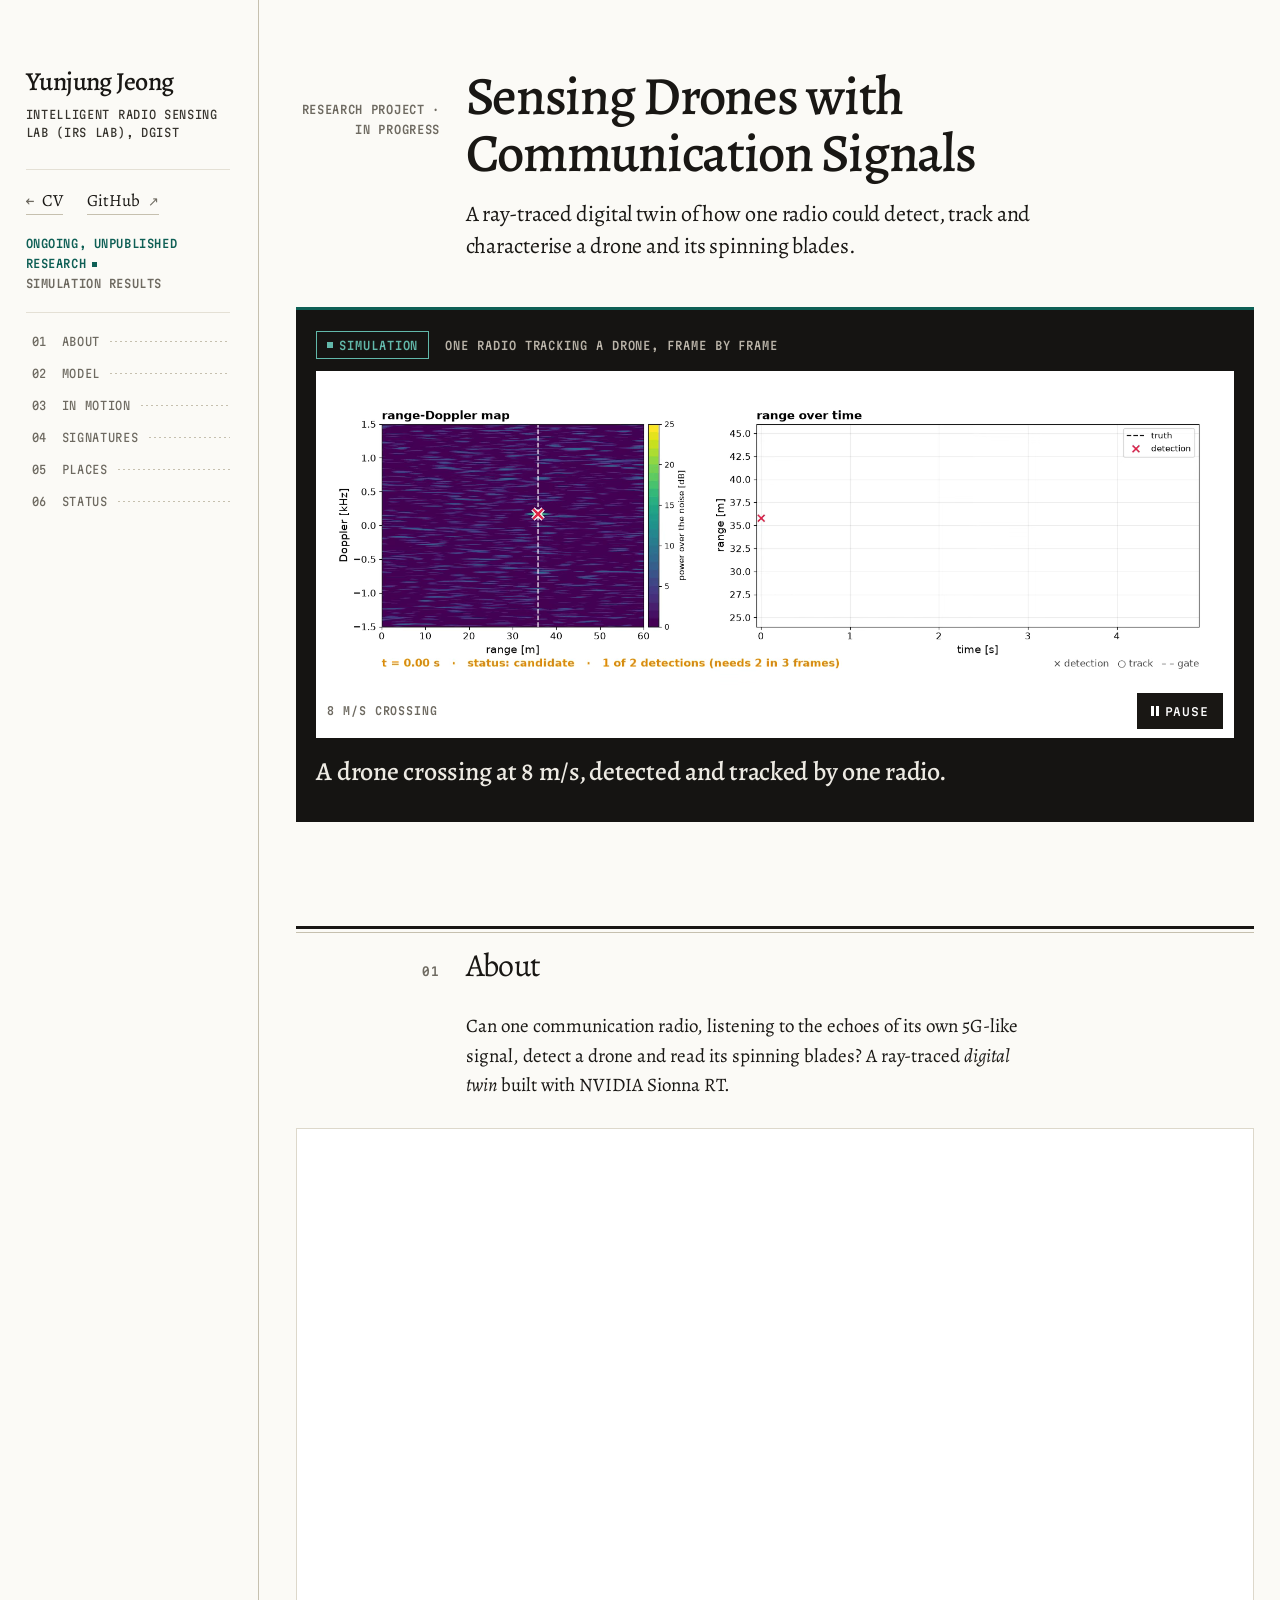
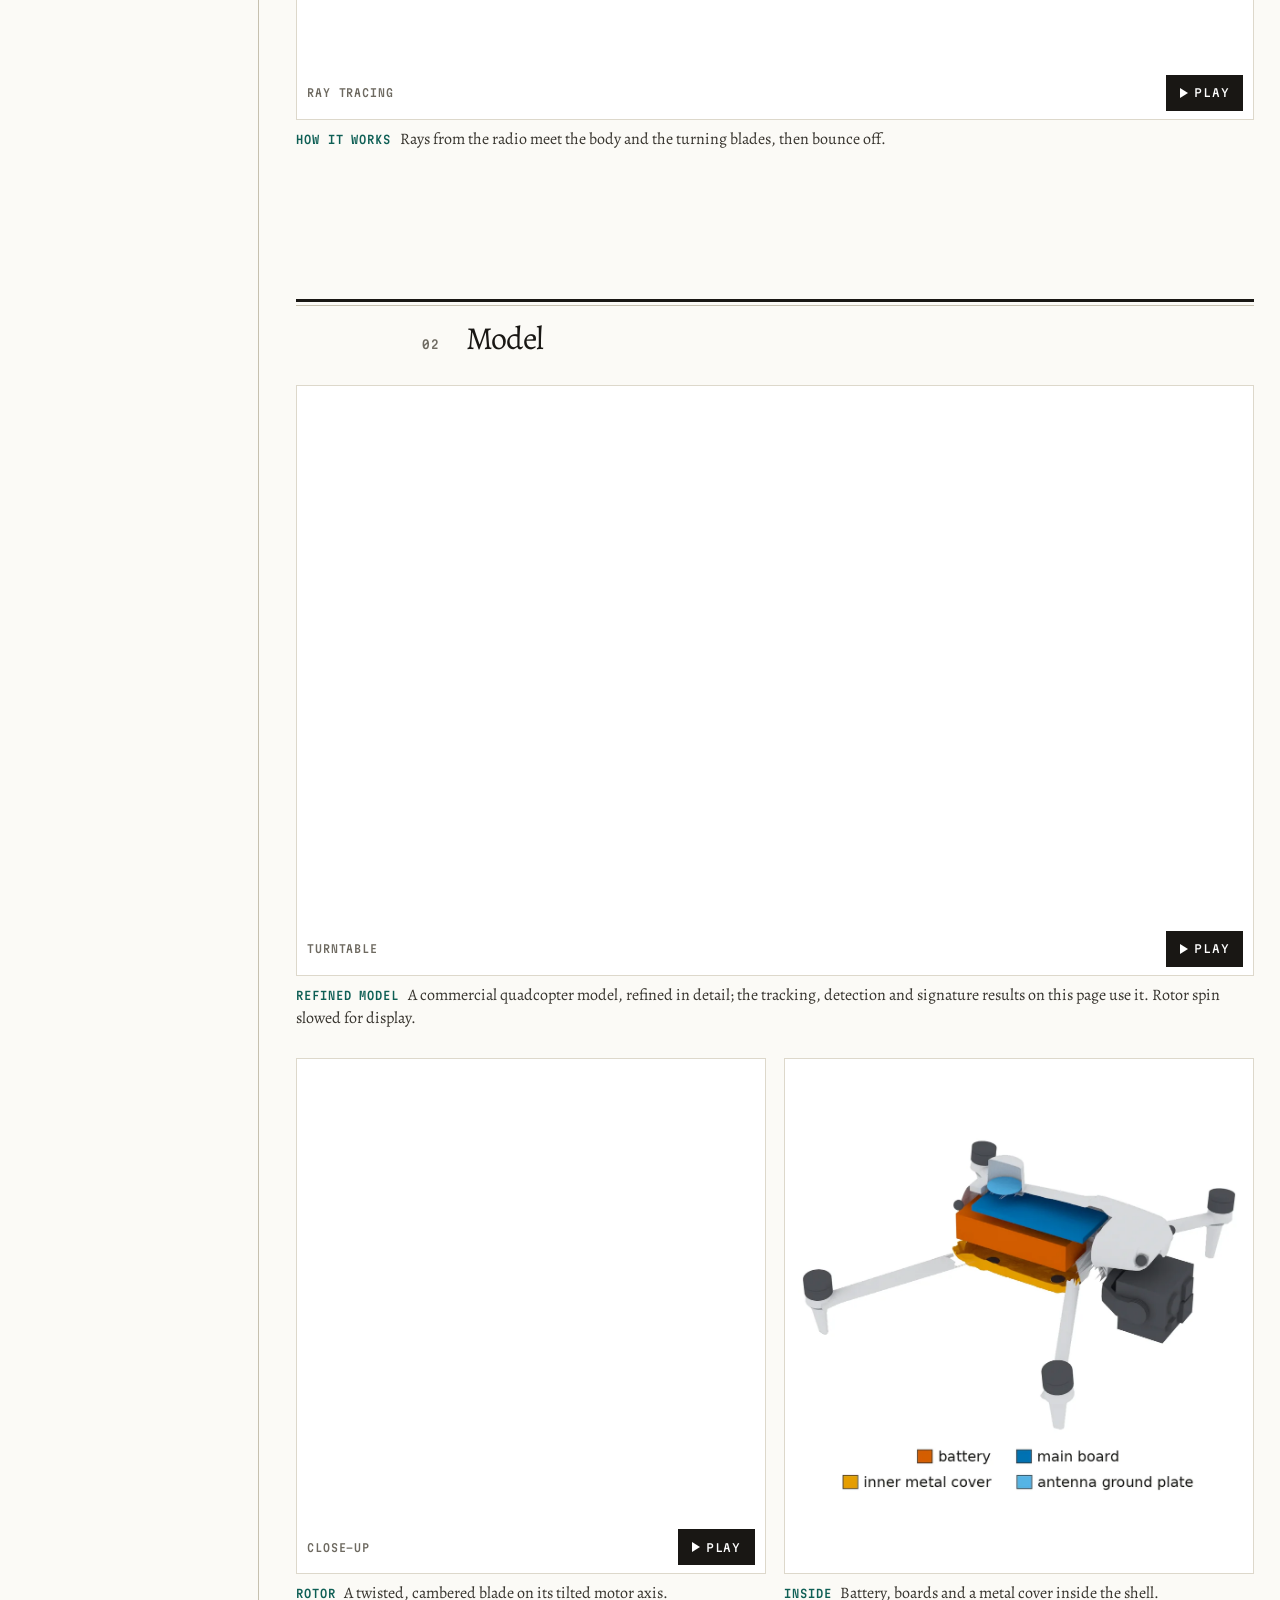
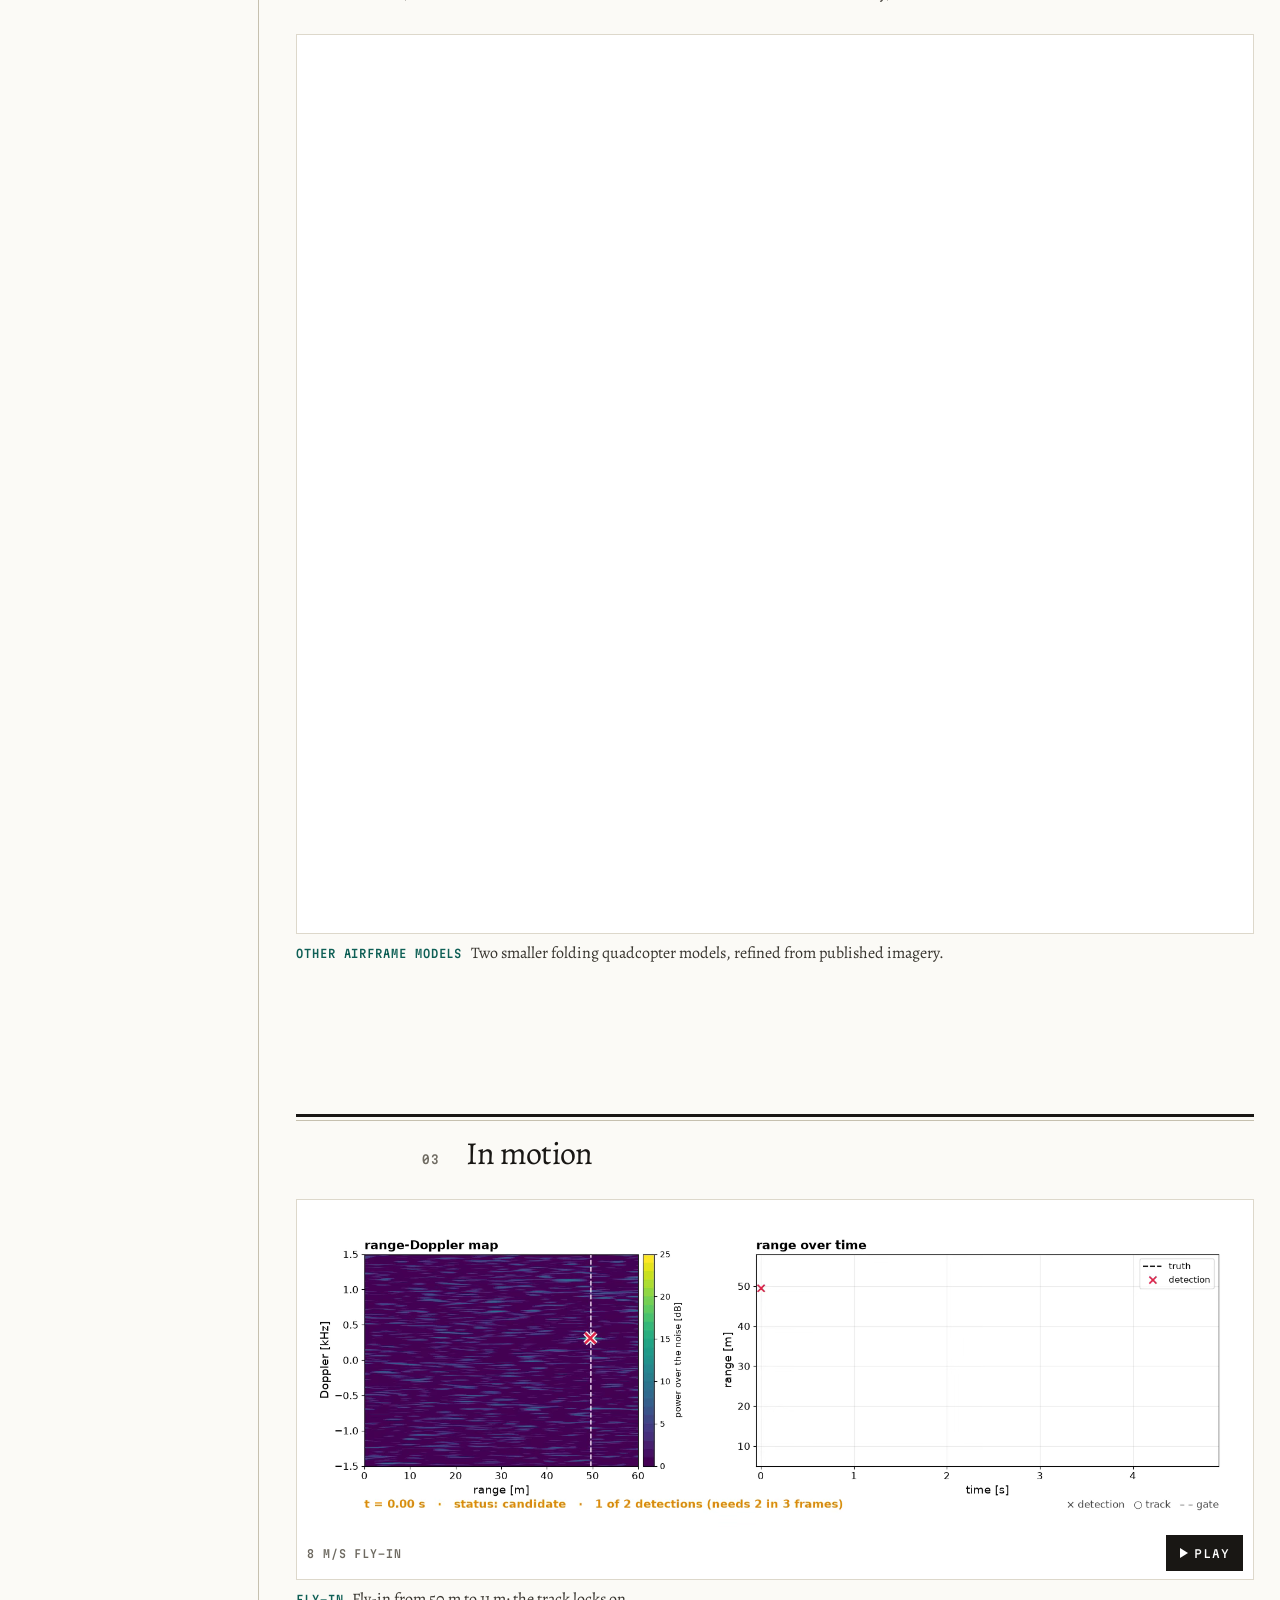
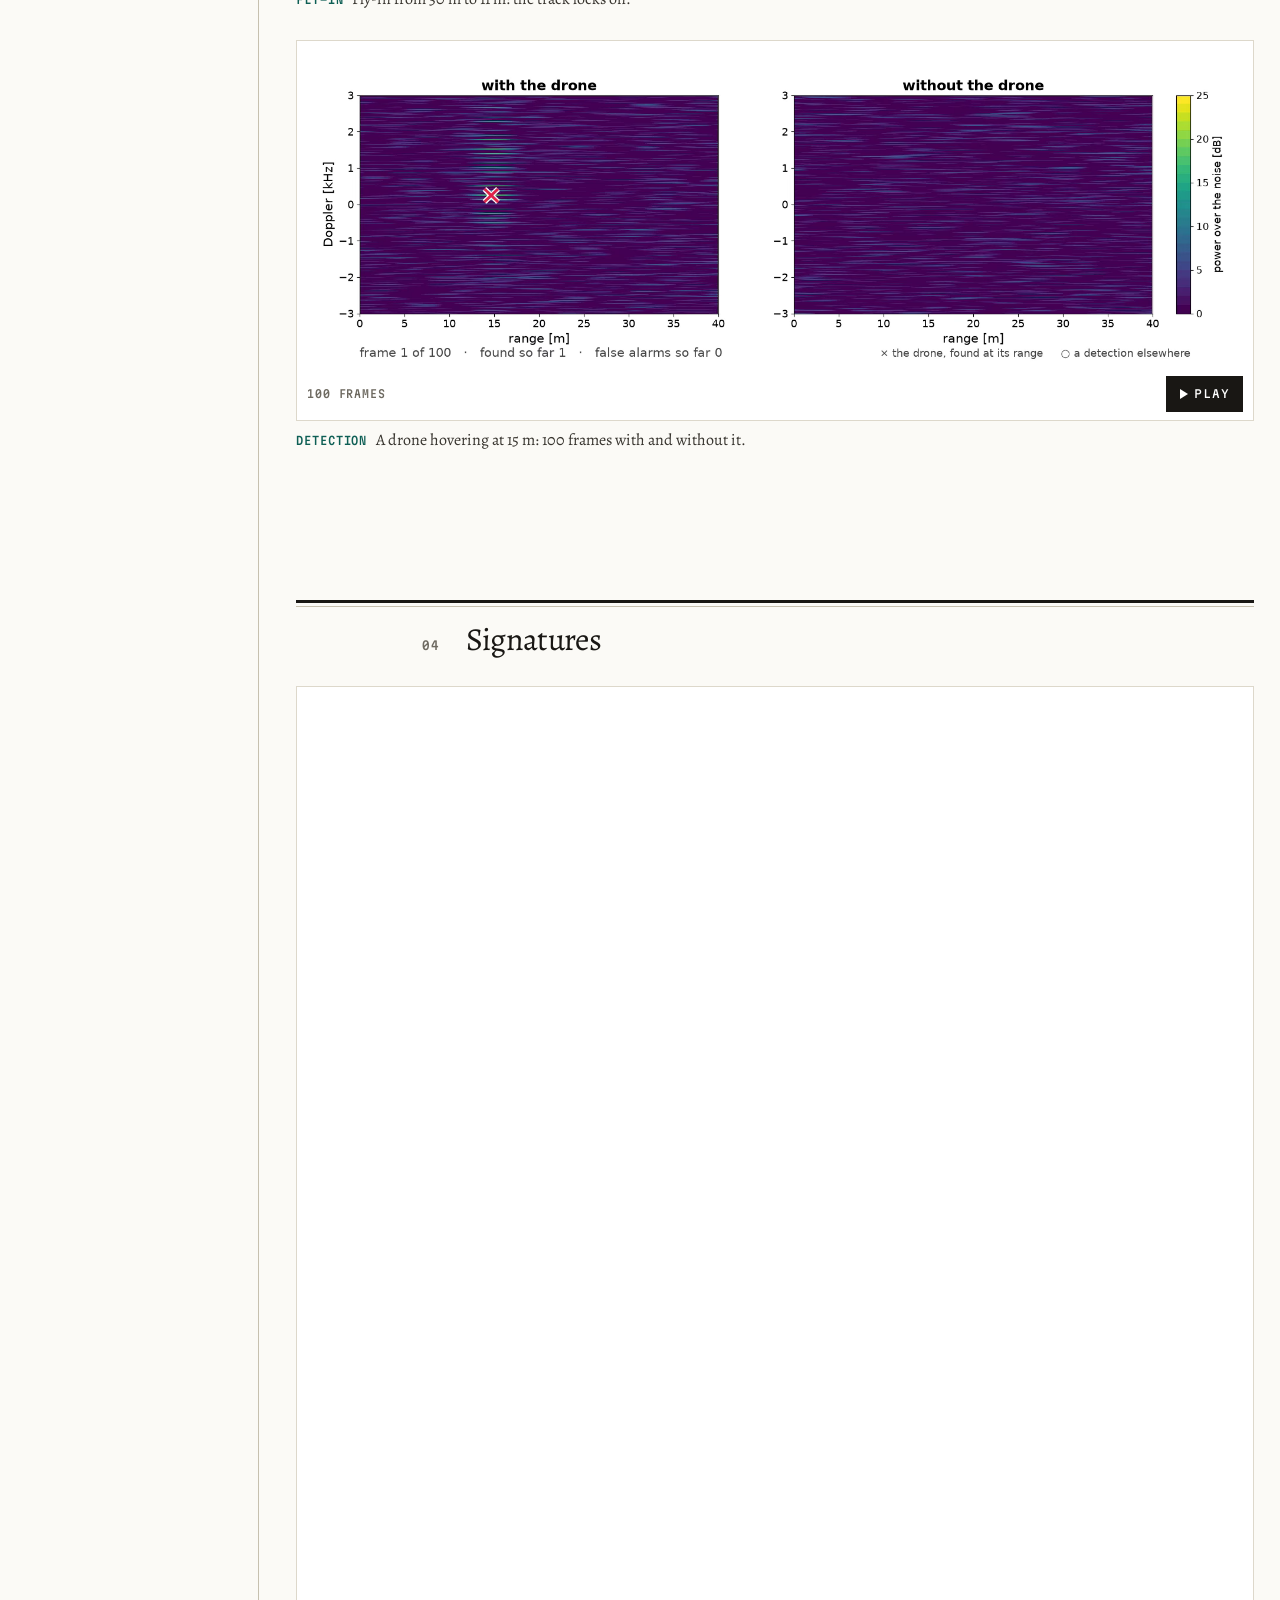
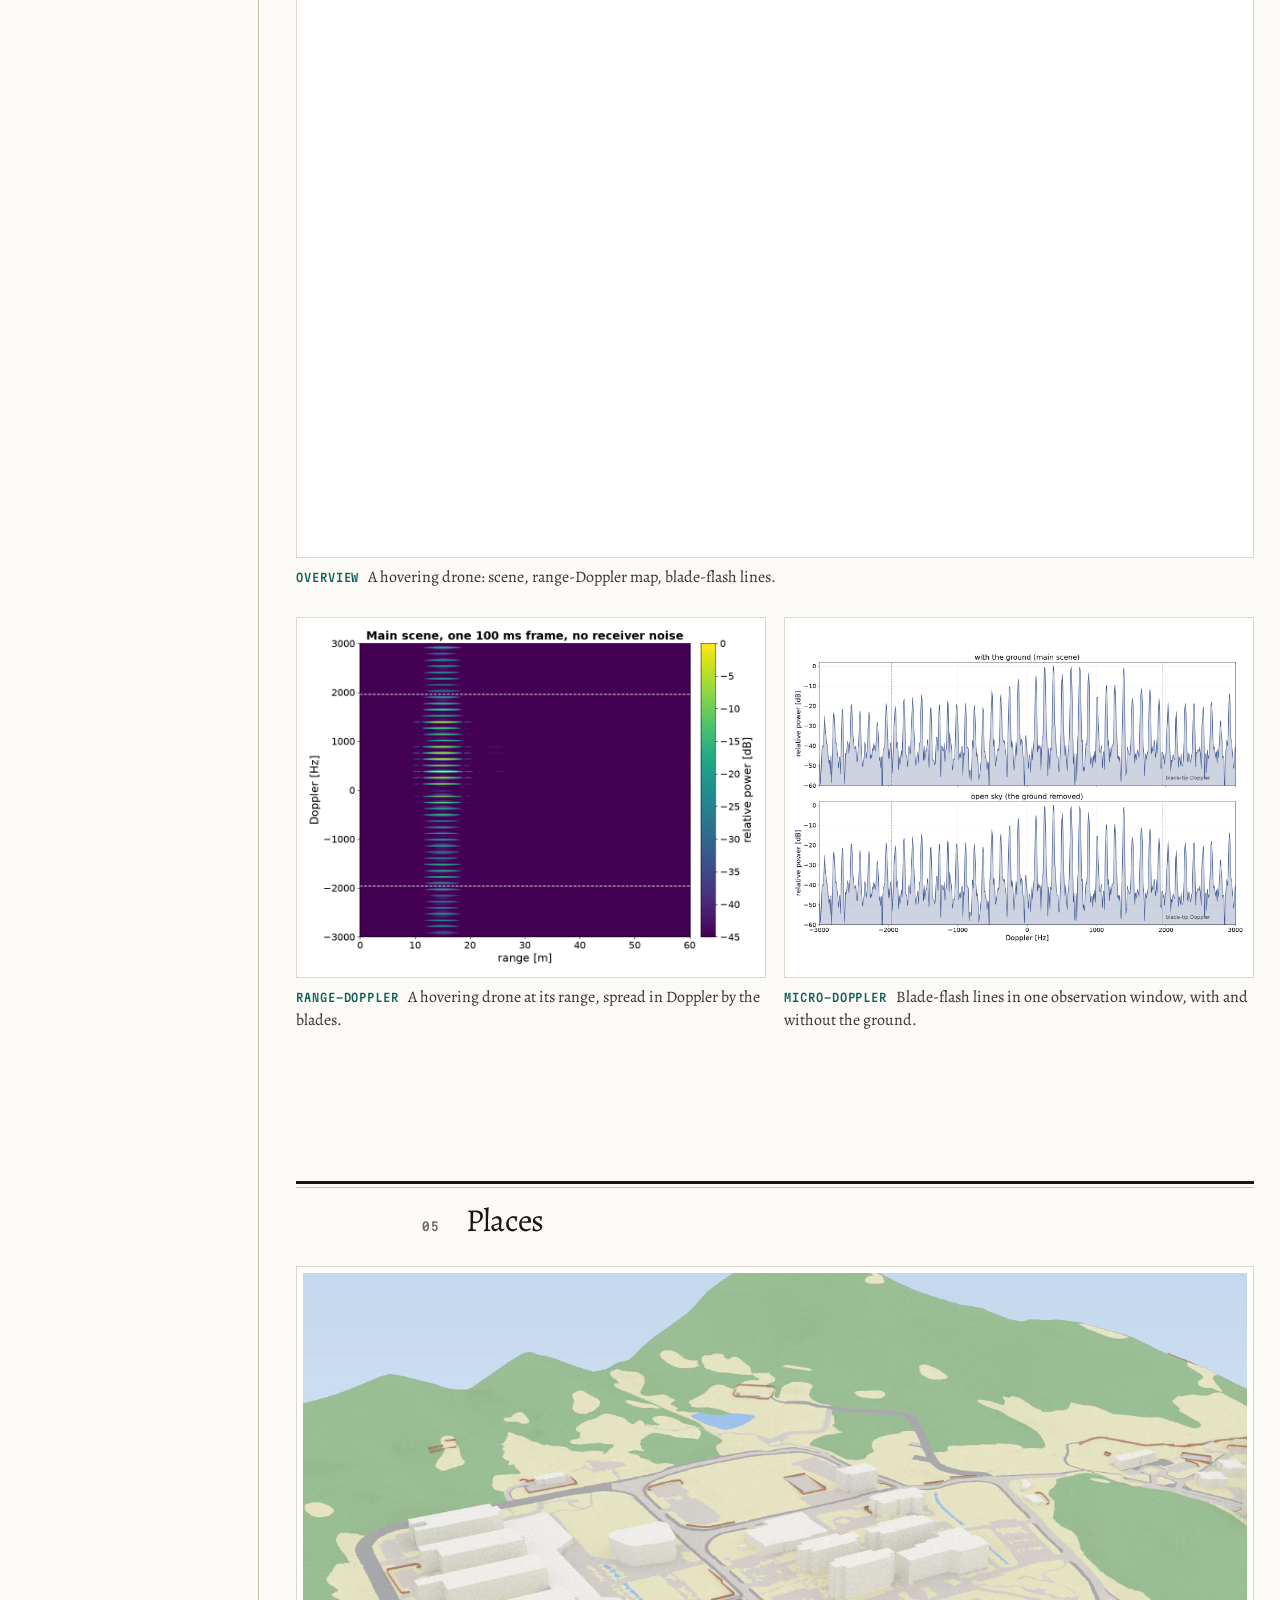
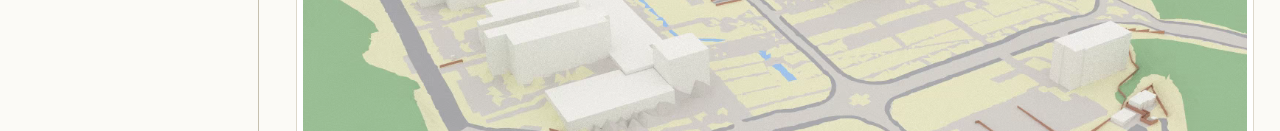
<file: index.html>
<!DOCTYPE html>
<html lang="en">
<head>
  <meta charset="utf-8">
  <meta name="viewport" content="width=device-width, initial-scale=1">
  <title>Drone ISAC Digital Twin · Yunjung Jeong</title>
  <meta name="description" content="Ongoing research: a ray-traced digital twin for sensing drones with communication signals. A refined drone model, tracking and detection clips, blade-flash signatures, and campus and district scenes, all simulated.">
  <meta name="author" content="Yunjung Jeong">
  <meta name="color-scheme" content="light dark">
  <meta name="theme-color" content="#FBFAF6" media="(prefers-color-scheme: light)">
  <meta name="theme-color" content="#121110" media="(prefers-color-scheme: dark)">
  <link rel="canonical" href="https://yunjung-jeong.github.io/Sionna-RT-Simulation/">
  <meta property="og:type" content="website">
  <meta property="og:title" content="Sensing Drones with Communication Signals">
  <meta property="og:description" content="Ongoing research by Yunjung Jeong: a ray-traced digital twin of how one radio could detect, track and characterise a drone and its spinning blades. All results shown are simulated.">
  <meta property="og:url" content="https://yunjung-jeong.github.io/Sionna-RT-Simulation/">
  <meta property="og:image" content="https://yunjung-jeong.github.io/Sionna-RT-Simulation/images/00_overview.png?v=b18bab95">
  <meta property="og:image:width" content="1600">
  <meta property="og:image:height" content="530">
  <meta property="og:image:alt" content="Simulated scene of a drone and a radio, the range-Doppler map of the drone's echo, and a micro-Doppler spectrum with evenly spaced blade-flash lines.">
  <meta name="twitter:card" content="summary_large_image">
  <link rel="icon" href="assets/favicon.svg?v=50c4dee9" type="image/svg+xml">
  <link rel="preload" as="image" href="media/trk_crossing_poster.webp?v=50ee6b95" type="image/webp">
  <link rel="stylesheet" href="assets/offprint.css?v=d53d60d9">
  <link rel="preconnect" href="https://fonts.googleapis.com">
  <link rel="preconnect" href="https://fonts.gstatic.com" crossorigin>
  <link rel="stylesheet" media="print" onload="this.media='all';this.onload=null"
        href="https://fonts.googleapis.com/css2?family=Alegreya:ital,wght@0,400..600;1,400..500&amp;family=Martian+Mono:wdth,wght@75..112.5,400..500&amp;display=swap">
  <noscript>
    <link rel="stylesheet" href="https://fonts.googleapis.com/css2?family=Alegreya:ital,wght@0,400..600;1,400..500&amp;family=Martian+Mono:wdth,wght@75..112.5,400..500&amp;display=swap">
  </noscript>
  <script>document.documentElement.classList.add('js');</script>
  <script src="assets/contents.js?v=23c5772c" defer></script>
  <script src="assets/page.js?v=d9d66787" defer></script>
<!-- refresh 2026-10-21: latest model, 78 MHz / 100 ms waveform -->
<!-- refresh 2026-10-22: detection frames with the isolated-pose guard -->
<!-- refresh 2026-11-05: wording checked, phone clips repaired, overview inset, hover sites -->
<!-- refresh 2026-11-05 evening: trimmed to current-model results and own scenes -->
</head>
<body>
  <a class="skip-link" href="#main">Skip to content</a>

  <div class="page">

  <main id="main" tabindex="-1">

    <header class="site-header">
      <div class="title-block">
        <p class="eyebrow"><span class="nb">Research project ·</span> <span class="nb">in progress</span></p>
        <h1>Sensing Drones with Communication Signals</h1>
        <p class="subtitle">A ray-traced digital twin of how one radio could detect, track and characterise a drone and its spinning blades.</p>
      </div>
      <div class="rail-head">
        <p class="byline">
          <span class="author">Yunjung Jeong</span><br>
          <span class="affiliation">Intelligent Radio Sensing Lab <span class="nb">(IRS Lab), DGIST</span></span>
        </p>
        <div class="header-actions">
          <p class="rail-links">
            <a class="rail-link rail-link-back" href="https://yunjung-jeong.github.io/cv/">CV</a>
            <a class="rail-link rail-link-out" href="https://github.com/yunjung-jeong">GitHub</a>
          </p>
          <p class="status-lines">
            <span class="status status-live">Ongoing, unpublished research</span>
            <span class="status">Simulation results</span>
          </p>
        </div>
      </div>
    </header>

    <section id="glance" class="glance" aria-label="Showreel">
      <figure class="stage">
        <div class="stage-top">
          <span class="stage-chip">Simulation</span>
          <span class="stage-label">One radio tracking a drone, frame by frame</span>
        </div>
        <div class="clip clip-hero" data-clip>
          <video id="clip-crossing" class="clip-video" width="1600" height="544" poster="media/trk_crossing_poster.webp?v=50ee6b95" preload="none" muted loop playsinline controls
                 data-narrow="media/trk_crossing_narrow" data-narrow-size="1010x1004"
                 aria-label="Animation, simulated: a range-Doppler map frame by frame with detections and a tracker gate as a drone crosses in front of the radio, next to a range-versus-time plot where the track follows the true range.">
            <source src="media/trk_crossing.webm?v=26281df1" type="video/webm">
            <source src="media/trk_crossing.mp4?v=8fcaf336" type="video/mp4">
          </video>
          <div class="clip-bar"><span class="clip-badge">8 m/s crossing</span></div>
        </div>
        <figcaption class="stage-cap"><span class="takeaway">A drone crossing at 8&nbsp;m/s, detected and tracked by one radio.</span></figcaption>
      </figure>
    </section>

    <nav class="toc" aria-label="On this page">
      <ol>
        <li><a href="#about"><span class="toc-label">About</span><span class="leader" aria-hidden="true"></span></a></li>
        <li><a href="#model"><span class="toc-label">Model</span><span class="leader" aria-hidden="true"></span></a></li>
        <li><a href="#motion"><span class="toc-label">In motion</span><span class="leader" aria-hidden="true"></span></a></li>
        <li><a href="#signatures"><span class="toc-label">Signatures</span><span class="leader" aria-hidden="true"></span></a></li>
        <li><a href="#places"><span class="toc-label">Places</span><span class="leader" aria-hidden="true"></span></a></li>
        <li><a href="#status"><span class="toc-label">Status</span><span class="leader" aria-hidden="true"></span></a></li>
      </ol>
    </nav>

    <section id="about" class="section" aria-labelledby="about-title">
      <h2 id="about-title">About</h2>
      <p class="lede">Can one communication radio, listening to the echoes of its own 5G-like signal, detect a drone and read its spinning blades? A ray-traced <em>digital twin</em> built with NVIDIA Sionna RT.</p>
      <div class="mosaic">
        <figure class="tile tile-full">
          <div class="clip" data-clip>
          <video id="clip-rays" class="clip-video" width="1600" height="900" style="aspect-ratio: 1600 / 900" poster="media/twin_rays_poster.webp?v=4ba4e9e1" preload="none" muted loop playsinline controls
                 data-narrow="media/twin_rays_narrow" data-narrow-size="960x540"
                 aria-label="Animation, simulated: a quadcopter model hovers with its rotors turning. Thin orange lines, rays aimed at it from a radio out of view to the lower right, end in small dots where each ray first meets the body, an arm or a blade, and short yellow strokes show each ray bouncing off. As the blades turn, the dots on them move.">
            <source src="media/twin_rays.webm?v=008359a2" type="video/webm">
            <source src="media/twin_rays.mp4?v=f46936a5" type="video/mp4">
          </video>
          <div class="clip-bar"><span class="clip-badge">Ray tracing</span></div>
        </div>
          <figcaption class="tile-cap"><span class="tile-label">How it works</span> Rays from the radio meet the body and the turning blades, then bounce off.</figcaption>
        </figure>
      </div>
    </section>

    <section id="model" class="section" aria-labelledby="model-title">
      <h2 id="model-title">Model</h2>
      <div class="mosaic">
        <figure class="tile tile-full">
          <div class="clip" data-clip>
          <video id="clip-turntable" class="clip-video" width="1600" height="900" style="aspect-ratio: 1600 / 900" poster="media/model_turntable_poster.webp?v=48854414" preload="none" muted loop playsinline controls
                 data-narrow="media/model_turntable_narrow" data-narrow-size="960x540"
                 aria-label="Animation, simulated scene render: the refined quadcopter model seen from all sides as the view circles once around it, its four two-blade rotors turning slowly; light grey shell and arms, dark motors and camera, teal blades.">
            <source src="media/model_turntable.webm?v=b027fac8" type="video/webm">
            <source src="media/model_turntable.mp4?v=afc0a6ce" type="video/mp4">
          </video>
          <div class="clip-bar"><span class="clip-badge">Turntable</span></div>
        </div>
          <figcaption class="tile-cap"><span class="tile-label">Refined model</span> A commercial quadcopter model, refined in detail; the tracking, detection and signature results on this page use it. Rotor spin slowed for display.</figcaption>
        </figure>
        <figure class="tile tile-half">
          <div class="clip" data-clip>
          <video id="clip-rotor" class="clip-video" width="1000" height="1000" style="aspect-ratio: 1000 / 1000" poster="media/model_rotor_poster.webp?v=895f451c" preload="none" muted loop playsinline controls
                 data-narrow="media/model_rotor_narrow" data-narrow-size="720x720"
                 aria-label="Animation, simulated scene render: close-up of one front rotor turning on its motor at the end of an arm, with the shell behind it; the teal blade shows its twist as it sweeps past.">
            <source src="media/model_rotor.webm?v=2c3f8e78" type="video/webm">
            <source src="media/model_rotor.mp4?v=42f8bbae" type="video/mp4">
          </video>
          <div class="clip-bar"><span class="clip-badge">Close-up</span></div>
        </div>
          <figcaption class="tile-cap"><span class="tile-label">Rotor</span> A twisted, cambered blade on its tilted motor axis.</figcaption>
        </figure>
        <figure class="tile tile-half">
          <a class="frame" href="images/61_model_cutaway.webp?v=f249dbda" title="Open the full-size image"><picture><img src="images/61_model_cutaway.webp?v=f249dbda" width="1000" height="837" loading="lazy" decoding="async" alt="Render of the refined model from above at the front right, with the right half of the shell removed and the blades hidden: an orange battery, a blue main board on top of it, a yellow inner metal cover beneath and a small light-blue antenna plate in the top turret. A legend names the four parts."></picture></a>
          <figcaption class="tile-cap"><span class="tile-label">Inside</span> Battery, boards and a metal cover inside the shell.</figcaption>
        </figure>
        <figure class="tile tile-full">
          <a class="frame" href="images/62_airframes_other.webp?v=815f3362" title="Open the full-size image"><picture><source media="(max-width: 56rem)" srcset="images/62_airframes_other_narrow.webp?v=99b7554c" width="900" height="845"><img src="images/62_airframes_other.webp?v=815f3362" width="1600" height="351" loading="lazy" decoding="async" alt="Two renders side by side of smaller folding quadcopter models, light grey with dark motors and teal blades: on the left a model with a rounded body and a large round camera at the front, on the right a model with a slim body and a boxy camera mount under the nose. No markings or text."></picture></a>
          <figcaption class="tile-cap"><span class="tile-label">Other airframe models</span> Two smaller folding quadcopter models, refined from published imagery.</figcaption>
        </figure>
      </div>
    </section>

    <section id="motion" class="section" aria-labelledby="motion-title">
      <h2 id="motion-title">In motion</h2>
      <div class="mosaic">
        <figure class="tile tile-full">
          <div class="clip" data-clip>
          <video id="clip-flyin" class="clip-video" width="1600" height="544" poster="media/trk_flyin_poster.webp?v=564adf5d" preload="none" muted loop playsinline controls
                 data-narrow="media/trk_flyin_narrow" data-narrow-size="1010x1004"
                 aria-label="Animation, simulated: range-Doppler map frames with detections and a tracker gate as a drone flies straight toward the radio from about 50 m to 11 m, next to a range-versus-time plot where the track follows the falling true range.">
            <source src="media/trk_flyin.webm?v=1c909da2" type="video/webm">
            <source src="media/trk_flyin.mp4?v=2c8ac0dd" type="video/mp4">
          </video>
          <div class="clip-bar"><span class="clip-badge">8 m/s fly-in</span></div>
        </div>
          <figcaption class="tile-cap"><span class="tile-label">Fly-in</span> Fly-in from 50&nbsp;m to 11&nbsp;m: the track locks on.</figcaption>
        </figure>
        <figure class="tile tile-full">
          <div class="clip" data-clip>
          <video id="clip-detect" class="clip-video" width="1600" height="544" poster="media/det_frames_poster.webp?v=82102c8a" preload="none" muted loop playsinline controls
                 data-narrow="media/det_frames_narrow" data-narrow-size="962x978"
                 aria-label="Animation, simulated: two range-Doppler maps per frame, one with a drone hovering at 15 m and one with receiver noise only. A red cross marks the drone where it is found at its range, a red circle marks a detection anywhere else, and a line below counts the frames, the finds and the false alarms so far.">
            <source src="media/det_frames.webm?v=edc7525d" type="video/webm">
            <source src="media/det_frames.mp4?v=d7830e63" type="video/mp4">
          </video>
          <div class="clip-bar"><span class="clip-badge">100 frames</span></div>
        </div>
          <figcaption class="tile-cap"><span class="tile-label">Detection</span> A drone hovering at 15 m: 100 frames with and without it.</figcaption>
        </figure>
      </div>
    </section>

    <section id="signatures" class="section" aria-labelledby="signatures-title">
      <h2 id="signatures-title">Signatures</h2>
      <div class="mosaic">
        <figure class="tile tile-full">
          <a class="frame" href="images/00_overview.png?v=b18bab95" title="Open the full-size image"><picture><source media="(max-width: 56rem)" srcset="images/00_overview_narrow.png?v=e0e63969" width="900" height="1390"><img src="images/00_overview.png?v=b18bab95" width="1600" height="530" loading="lazy" decoding="async" alt="Three panels. First, a rendered outdoor scene: a blue marker labelled drone hovers in the sky on the left, a pink marker labelled radio sits just above the grey ground on the right, a dashed line of sight joins them, and an inset shows the refined quadcopter model. Second, a range-Doppler heat map in which the drone appears as a column of short bright horizontal dashes at short range. Third, the Doppler spectrum at the drone's range: a comb of evenly spaced sharp peaks on both sides of zero, between two dashed lines."></picture></a>
          <figcaption class="tile-cap"><span class="tile-label">Overview</span> A hovering drone: scene, range-Doppler map, blade-flash lines.</figcaption>
        </figure>
        <figure class="tile tile-half">
          <a class="frame" href="images/02_range_doppler.png?v=a7e4ce1e" title="Open the full-size image"><picture><img src="images/02_range_doppler.png?v=a7e4ce1e" width="1000" height="760" loading="lazy" decoding="async" alt="Range-Doppler heat map with range on the horizontal axis and Doppler on the vertical axis. A narrow column of evenly spaced bright dashes at the drone's range, strongest near zero Doppler, fades toward the top and bottom; everything else is dark."></picture></a>
          <figcaption class="tile-cap"><span class="tile-label">Range-Doppler</span> A hovering drone at its range, spread in Doppler by the blades.</figcaption>
        </figure>
        <figure class="tile tile-half">
          <a class="frame" href="images/03_micro_doppler.png?v=2aff27df" title="Open the full-size image"><picture><source media="(max-width: 56rem)" srcset="images/03_micro_doppler_narrow.png?v=fc41edc2" width="900" height="1160"><img src="images/03_micro_doppler.png?v=2aff27df" width="1600" height="1040" loading="lazy" decoding="async" alt="Two stacked Doppler spectra at the drone's range, one with the ground and one in open sky: a comb of evenly spaced narrow peaks on both sides of zero Doppler, strongest near the centre, and the two panels look nearly the same."></picture></a>
          <figcaption class="tile-cap"><span class="tile-label">Micro-Doppler</span> Blade-flash lines in one observation window, with and without the ground.</figcaption>
        </figure>
      </div>
    </section>

    <section id="places" class="section" aria-labelledby="places-title">
      <h2 id="places-title">Places</h2>
      <div class="mosaic">
        <figure class="tile tile-full">
          <div class="clip" data-clip>
          <video id="clip-campus" class="clip-video" width="1280" height="800" style="aspect-ratio: 1280 / 800" poster="media/campus_flyover_poster.webp?v=b24fcd94" preload="none" muted loop playsinline controls
                 data-narrow="media/campus_flyover_narrow" data-narrow-size="800x500"
                 aria-label="Animation, simulated scene render: a slow circling view over a university campus model on hilly terrain, with pale box-shaped buildings around a ring road, grey roads and thin brown walls; the ground is coloured by material: green forest floor on the hills, pale yellow dry ground, light grey built ground and small blue ponds, with a village at the lower edge.">
            <source src="media/campus_flyover.webm?v=d401ce5d" type="video/webm">
            <source src="media/campus_flyover.mp4?v=b87bcd12" type="video/mp4">
          </video>
          <div class="clip-bar"><span class="clip-badge">Fly-over</span></div>
        </div>
          <figcaption class="tile-cap"><span class="tile-label">Our campus</span> DGIST, rebuilt as a ray-traceable scene.</figcaption>
        </figure>
        <figure class="tile tile-half">
          <a class="frame" href="images/70_dgist_campus.webp?v=64d8b7c2" title="Open the full-size image"><picture><img src="images/70_dgist_campus.webp?v=64d8b7c2" width="1600" height="1000" loading="lazy" decoding="async" alt="Oblique render of the campus scene under a pale sky: pale box-shaped buildings inside a ring road, grey roads and thin brown walls; the ground is coloured by material, with green forest floor covering the hills, pale yellow dry ground, light grey built ground around the buildings, a small blue pond and a dense village in the foreground."></picture></a>
          <figcaption class="tile-cap"><span class="tile-label">How it is built</span> Public national map data give building footprints, roads, walls and bare-earth terrain; building heights are taken from the registers where listed and estimated from storey counts elsewhere; the ground carries radio materials assigned by land-cover class.</figcaption>
        </figure>
        <figure class="tile tile-half">
          <a class="frame" href="images/71_dgist_district.webp?v=2751ba06" title="Open the full-size image"><picture><img src="images/71_dgist_district.webp?v=2751ba06" width="1600" height="1000" loading="lazy" decoding="async" alt="Oblique render of the wider district scene: rows of tall apartment towers and a curved road ring in the middle, an old town on the left and large industrial halls in the foreground; the ground is coloured by material, with pale green-grey rice paddies in the lower left, green forest on the hills, a blue river and ponds, and pale yellow dry ground between the buildings."></picture></a>
          <figcaption class="tile-cap"><span class="tile-label">District</span> The surrounding district: apartment towers, old town, industrial zone and rice paddies.</figcaption>
        </figure>
        <p class="tile-cap" style="grid-column: 1 / -1; margin-top: 0;"><span class="tile-label">Ground colours</span> <span style="white-space: nowrap; margin-right: .9em;"><span aria-hidden="true" style="display: inline-block; width: .8em; height: .8em; margin-right: .35em; vertical-align: -.05em; border: 1px solid rgba(0,0,0,.35); background: rgb(238, 237, 233);"></span>buildings</span><span style="white-space: nowrap; margin-right: .9em;"><span aria-hidden="true" style="display: inline-block; width: .8em; height: .8em; margin-right: .35em; vertical-align: -.05em; border: 1px solid rgba(0,0,0,.35); background: rgb(167, 168, 171);"></span>roads</span><span style="white-space: nowrap; margin-right: .9em;"><span aria-hidden="true" style="display: inline-block; width: .8em; height: .8em; margin-right: .35em; vertical-align: -.05em; border: 1px solid rgba(0,0,0,.35); background: rgb(212, 208, 203);"></span>built ground</span><span style="white-space: nowrap; margin-right: .9em;"><span aria-hidden="true" style="display: inline-block; width: .8em; height: .8em; margin-right: .35em; vertical-align: -.05em; border: 1px solid rgba(0,0,0,.35); background: rgb(231, 228, 195);"></span>dry ground</span><span style="white-space: nowrap; margin-right: .9em;"><span aria-hidden="true" style="display: inline-block; width: .8em; height: .8em; margin-right: .35em; vertical-align: -.05em; border: 1px solid rgba(0,0,0,.35); background: rgb(195, 215, 206);"></span>wet ground / paddies</span><span style="white-space: nowrap; margin-right: .9em;"><span aria-hidden="true" style="display: inline-block; width: .8em; height: .8em; margin-right: .35em; vertical-align: -.05em; border: 1px solid rgba(0,0,0,.35); background: rgb(154, 189, 147);"></span>forest floor</span><span style="white-space: nowrap; margin-right: .9em;"><span aria-hidden="true" style="display: inline-block; width: .8em; height: .8em; margin-right: .35em; vertical-align: -.05em; border: 1px solid rgba(0,0,0,.35); background: rgb(157, 193, 234);"></span>water</span></p>
        <p class="tile-cap" style="grid-column: 1 / -1; font-size: var(--fs-label); color: var(--ink-muted);">Building data: MOLIT GIS Building Integrated Information (VWorld); NGII 1:5,000 digital topographic map; land cover: Ministry of Climate, Energy and Environment EGIS level-3 land-cover map; terrain comparison: Copernicus DEM GLO-30.</p>
      </div>
      <p class="tile-cap" style="margin: var(--s5) 0 var(--s3);"><span class="tile-label">Hover sites</span> The drone above a radio at seven places in the campus and district scenes.</p>
      <div class="carousel" data-carousel aria-label="Seven hover sites in the campus and district scenes">
        <div class="car-track" tabindex="0">
          <figure class="car-item">
            <a class="frame" href="images/72_site_campus_buildings.webp?v=a9c01fc2" title="Open the full-size image"><img src="images/72_site_campus_buildings_narrow.webp?v=5b13be47" width="900" height="720" loading="lazy" decoding="async" alt="Oblique view from above of the campus scene: long pale box buildings on either side of a passage with patches of dry ground. A pink marker labelled radio sits low in the passage; a blue marker labelled drone hovers higher up, farther along it, joined by a dashed line, with a dotted line down to the ground."></a>
            <figcaption class="tile-cap"><span class="tile-label">Campus</span> Between research buildings</figcaption>
          </figure>
          <figure class="car-item">
            <a class="frame" href="images/72_site_campus_field.webp?v=cab964de" title="Open the full-size image"><img src="images/72_site_campus_field_narrow.webp?v=bab89d57" width="900" height="720" loading="lazy" decoding="async" alt="Oblique view of the campus sports ground: a flat field inside a thin brown fence, wide paved ground around it, a few buildings at the edges and a stream on the right. The radio marker sits beside the field; the drone marker hovers above the far part of the field, joined by a dashed line, with a dotted line down to the ground."></a>
            <figcaption class="tile-cap"><span class="tile-label">Campus</span> By the sports ground</figcaption>
          </figure>
          <figure class="car-item">
            <a class="frame" href="images/72_site_tower_street.webp?v=f3e79584" title="Open the full-size image"><img src="images/72_site_tower_street_narrow.webp?v=b206c4ec" width="900" height="720" loading="lazy" decoding="async" alt="Oblique view of a district street: tall slender towers on the left, rows of mid-rise blocks on the right and a wide road junction. The radio marker sits at the edge of the road; the drone marker hovers above the road farther along, joined by a dashed line, with a dotted line down to the ground."></a>
            <figcaption class="tile-cap"><span class="tile-label">District</span> Street between towers</figcaption>
          </figure>
          <figure class="car-item">
            <a class="frame" href="images/72_site_apartments.webp?v=ea84aca8" title="Open the full-size image"><img src="images/72_site_apartments_narrow.webp?v=57bf68b1" width="900" height="720" loading="lazy" decoding="async" alt="Oblique view of an apartment complex: rows of tall apartment towers on both sides of a road. The radio marker sits low beside the road between the towers; the drone marker hovers higher up the road, joined by a dashed line, with a dotted line down to the ground."></a>
            <figcaption class="tile-cap"><span class="tile-label">District</span> Apartment towers</figcaption>
          </figure>
          <figure class="car-item">
            <a class="frame" href="images/72_site_industrial.webp?v=1f250bb4" title="Open the full-size image"><img src="images/72_site_industrial_narrow.webp?v=1ff85d30" width="900" height="720" loading="lazy" decoding="async" alt="Oblique view of an industrial area: large low factory halls along a curving road with brown walls and an open yard. The radio marker sits at the edge of the yard; the drone marker hovers over the road beyond it, in front of the halls, joined by a dashed line, with a dotted line down to the ground."></a>
            <figcaption class="tile-cap"><span class="tile-label">District</span> Industrial halls</figcaption>
          </figure>
          <figure class="car-item">
            <a class="frame" href="images/72_site_village.webp?v=9e7b5e82" title="Open the full-size image"><img src="images/72_site_village_narrow.webp?v=fd064304" width="900" height="720" loading="lazy" decoding="async" alt="Oblique view of an old village: densely packed small houses around an open area, with narrow lanes. The radio marker sits on a lane; the drone marker hovers above the open area beyond the houses, joined by a dashed line, with a dotted line down to the ground."></a>
            <figcaption class="tile-cap"><span class="tile-label">District</span> Old village</figcaption>
          </figure>
          <figure class="car-item">
            <a class="frame" href="images/72_site_rice_fields.webp?v=b156d1be" title="Open the full-size image"><img src="images/72_site_rice_fields_narrow.webp?v=9a8250ae" width="900" height="720" loading="lazy" decoding="async" alt="Oblique view of flat rice paddies divided by raised field roads with brown edges. The radio marker sits on a field road; the drone marker hovers over a paddy, joined by a dashed line, with a dotted line down to the ground."></a>
            <figcaption class="tile-cap"><span class="tile-label">District</span> Rice fields</figcaption>
          </figure>
        </div>
      </div>
    </section>

    <section id="status" class="section" aria-labelledby="status-title">
      <h2 id="status-title">Status</h2>
      <div class="note standfirst">
        <p>Ongoing, unpublished research. All results are simulated with an idealised radio front end; absolute echo levels are not calibrated. The campus and district scenes are our own, built from public map data.</p>
      </div>
    </section>

  </main>

  <footer class="site-footer">
    <div class="imprint">
      <p class="imprint-name">Yunjung Jeong · Intelligent Radio Sensing Lab (IRS Lab), DGIST</p>
      <p class="imprint-links"><a href="https://yunjung-jeong.github.io/cv/">Back to CV</a> · <a href="https://github.com/yunjung-jeong">GitHub</a> · Last updated November 2026</p>
      <p class="copyright">© 2026 Yunjung Jeong. All rights reserved.</p>
    </div>
  </footer>

  </div>

  <div class="lightbox" id="lightbox" role="dialog" aria-modal="true" aria-label="Full-size image" hidden>
    <button class="lightbox-close" type="button" aria-label="Close the full-size image">Close</button>
    <img class="lightbox-img" alt="">
    <p class="lightbox-cap"></p>
  </div>
</body>
</html>
</file>
<file: assets/offprint.css>
/* =============================================================================
   Sionna-RT-Simulation, "Offprint", continuous with the CV (2026-10 adds a visual layer at the end:
   hero clip, numbers, clips, scene cards, environment viewer, lightbox, reveal).
   Same press run as https://yunjung-jeong.github.io/cv/ : Alegreya carries human
   language, Martian Mono carries machine language (figure numbers, section and
   step numerals, short labels). Hierarchy comes from size, weight and rule weight.
   No cards, no shadows, no fills, no radius. Figures sit on white mounted plates
   so the light PNGs read correctly on both paper and black stock.
   ============================================================================= */

:root {
  color-scheme: light dark;

  /* Tokens copied from the CV (light). */
  --bg:           #FBFAF6;
  --bg-lift:      #F2EFE7;
  --ink:          #191714;
  --ink-soft:     #37342E;
  --ink-muted:    #6E6A61;
  --line:         #E4E0D5;
  --line-strong:  #C6C0AF;
  --accent:       #0E5F55;
  --select-bg:    #D3E7E3;

  /* Figures are opaque light PNGs: the plate stays white in both themes. */
  --plate:        #FFFFFF;
  --plate-edge:   #DDD8CB;

  /* Swatches in the figures' own colours (sampled from the PNGs). */
  --key-orange:   #D66308;
  --key-navy:     #26448A;
  --key-grey:     #9C9C9C;
  --key-blue:     #1565C0;
  --key-red:      #E22146;
  --key-ring:     transparent;

  --serif: 'Alegreya', 'Iowan Old Style', 'Palatino Linotype', Georgia, serif;
  --mono:  'Martian Mono', ui-monospace, SFMono-Regular, 'SF Mono', Menlo,
           Consolas, monospace;

  /* As in the CV: mono labels are set on the width axis, inherited from root. */
  font-stretch: 82.5%;

  /* Type scale. Alegreya has a small x-height, so reading sizes sit a step
     above the CV's 17 px; mono labels never go below 11.5 px. */
  --fs-body:    1.125rem;     /* 18 px */
  --fs-cap:     1rem;         /* 16 px */
  --fs-label:   .71875rem;    /* 11.5 px */
  --fs-lead:    1.1875rem;    /* 19 px */

  /* Grid: the CV's rail and margin column, sized so figures get the width. */
  --rail-w:      clamp(14.5rem, 18vw, 21rem);
  --rail-pad:    1.75rem;
  --gutter:      clamp(2rem, 3vw, 4rem);
  --content-max: 66rem;
  --page-pad:    clamp(1.25rem, 2vw, 3rem);
  --margin-col:  clamp(9rem, 10vw, 11.5rem);
  --margin-gap:  clamp(1.5rem, 2vw, 2.5rem);
  --indent:      calc(var(--margin-col) + var(--margin-gap));
  --measure:     36rem;
  --cap-measure: 40rem;
  --plate-pad:   .375rem;

  /* Height of the rail head; contents.js measures it, this is the no-JS value. */
  --rh-h:        20.5rem;
  --bar-h:       2.875rem;

  /* Vertical rhythm, the CV's ~1.6 progression. */
  --s1: .25rem;  --s2: .5rem;   --s3: .75rem;  --s4: 1.125rem;
  --s5: 1.75rem; --s6: 2.75rem; --s7: 4.25rem; --s8: 6.5rem;
}

/* The same press run on black stock (CV dark tokens), from the OS preference. */
@media (prefers-color-scheme: dark) {
  :root {
    --bg:           #121110;
    --bg-lift:      #1C1A18;
    --ink:          #EDEAE3;
    --ink-soft:     #CBC6BC;
    --ink-muted:    #928C81;
    --line:         #2B2926;
    --line-strong:  #454139;
    --accent:       #62B8AA;
    --select-bg:    #16403A;
    --plate-edge:   #FFFFFF;
    --key-ring:     rgba(255, 255, 255, .55);
  }
}

/* ============================== base ============================== */

*, *::before, *::after { box-sizing: border-box; }

html {
  -webkit-text-size-adjust: 100%;
  text-size-adjust: 100%;
  scroll-behavior: smooth;
}

body {
  margin: 0;
  background: var(--bg);
  color: var(--ink-soft);
  font-family: var(--serif);
  font-size: var(--fs-body);
  line-height: 1.6;
  -webkit-font-smoothing: antialiased;
}

/* A serif at 400 goes anaemic on dark; nudge the axis (as the CV does). */
@media (prefers-color-scheme: dark) {
  body { font-weight: 430; -webkit-font-smoothing: auto; }
}

::selection { background: var(--select-bg); color: var(--ink); }

p { margin: 0 0 var(--s4); text-wrap: pretty; }
h1, h2, h3, h4 { font-weight: 400; margin: 0; }

img { display: block; max-width: 100%; height: auto; }

a {
  color: var(--ink);
  text-decoration: none;
  border-bottom: 1px solid var(--line-strong);
  transition: border-color .15s ease;
}
a:hover,
a:focus-visible { border-bottom: 2px solid var(--accent); }

:focus-visible {
  outline: 2px solid var(--accent);
  outline-offset: 3px;
  border-radius: 1px;
}

b, strong { font-weight: 600; color: var(--ink); }
em { font-style: italic; }

.nb { white-space: nowrap; }

.skip-link {
  position: absolute; left: -9999px; top: 0; z-index: 200;
  background: var(--bg); color: var(--ink);
  border: 1px solid var(--ink);
  padding: .625rem 1rem;
  font-family: var(--mono); font-size: .75rem;
  text-transform: uppercase; letter-spacing: .12em;
}
.skip-link:focus { left: 1rem; top: 1rem; }

main:focus { outline: none; }

/* Shared voice for the short machine-language labels. */
.eyebrow,
.glance-title,
.fig-num,
.env-tag,
.status,
.affiliation,
.toc-label,
.imprint-name,
.imprint-links,
.hero-cap .pn {
  font-family: var(--mono);
  font-variant-numeric: tabular-nums lining-nums;
  text-transform: uppercase;
  font-weight: 500;
}

/* ============================== page grid ============================== */

/* main is the one grid for the page: the rail on the left, the article on the
   right. The header sits inside it (display: contents, not a landmark there),
   so the rail head and the contents can both stay on screen to the end. */
.page {
  position: relative;
  max-width: 104rem;
  margin: 0 auto;
  padding: 0 var(--page-pad);
}

main,
.site-footer {
  display: grid;
  grid-template-columns: var(--rail-w) minmax(0, var(--content-max));
  column-gap: var(--gutter);
  justify-content: start;
}
main { grid-template-rows: repeat(8, auto); }   /* title, showreel, six sections */

.site-header { display: contents; }
main > *,
.site-header > * { grid-column: 2; }

/* The rail's rule, drawn once so it runs unbroken from header to imprint. */
.page::before {
  content: '';
  position: absolute;
  top: 0; bottom: 0;
  left: calc(var(--page-pad) + var(--rail-w));
  border-left: 1px solid var(--line-strong);
  pointer-events: none;
}

/* Margin + text: the sub-grid inside the content column (CV .grid-row). */
.title-block,
.glance-notes,
.section > h2,
figcaption {
  display: grid;
  grid-template-columns: var(--margin-col) minmax(0, 1fr);
  column-gap: var(--margin-gap);
  align-items: baseline;
}

/* ============================== title ============================== */

.title-block {
  grid-row: 1;
  align-self: start;
  padding-top: var(--s7);
}

.eyebrow {
  grid-column: 1;
  margin: 0;
  text-align: right;
  font-size: var(--fs-label);
  line-height: 1.7;
  letter-spacing: .06em;
  color: var(--ink-muted);
}

h1 {
  grid-column: 2;
  max-width: 21ch;
  font-family: var(--serif);
  font-size: clamp(2.25rem, 1.4rem + 2.6vw, 3.375rem);
  font-weight: 500;
  line-height: 1.05;
  letter-spacing: -.024em;
  color: var(--ink);
  text-wrap: balance;
}

.subtitle {
  grid-column: 2;
  max-width: var(--measure);
  margin: var(--s4) 0 0;
  font-size: 1.375rem;
  line-height: 1.45;
  letter-spacing: -.005em;
  color: var(--ink);
}

/* ============================== rail ============================== */

/* Rail head: the CV masthead in miniature. */
.rail-head {
  grid-column: 1;
  grid-row: 1 / 8;           /* until the Status section (row 8): then the footer takes over */
  align-self: start;
  padding: var(--s7) var(--rail-pad) var(--s4) 0;
}

.byline { margin: 0; }
.byline br { display: none; }
.byline .author {
  display: block;
  font-size: 1.625rem;
  font-weight: 500;
  line-height: 1.1;
  letter-spacing: -.02em;
  color: var(--ink);
}
.byline .affiliation {
  display: block;
  margin-top: var(--s2);
  font-size: var(--fs-label);
  font-weight: 400;
  line-height: 1.6;
  letter-spacing: .06em;
  color: var(--ink-soft);
}

.header-actions {
  margin-top: var(--s5);
  padding-top: var(--s4);
  border-top: 1px solid var(--line);
}

.rail-links {
  display: flex;
  flex-wrap: wrap;
  gap: .25rem 1.5rem;
  margin: 0;
  font-size: 1.0625rem;
  line-height: 1.5;
}
/* Direction marks only (back to the CV, out to GitHub), silent to screen readers. */
.rail-link-back::before,
.rail-link-out::after {
  font-family: var(--mono);
  font-size: .75em;
  color: var(--ink-muted);
}
.rail-link-back::before { content: '\2190\00a0'; content: '\2190\00a0' / ''; }
.rail-link-out::after   { content: '\00a0\2197'; content: '\00a0\2197' / ''; }

.status-lines { margin: var(--s4) 0 0; }
.status {
  display: block;
  font-size: var(--fs-label);
  line-height: 1.75;
  letter-spacing: .05em;
  color: var(--ink-muted);
}
/* The accent's only filled appearance, exactly as the CV's "present" mark. */
.status-live { color: var(--accent); }
.status-live::after {
  content: '';
  display: inline-block;
  width: 5px; height: 5px;
  margin-left: .5em;
  vertical-align: .1em;
  background: var(--accent);
}

/* ---- contents: the CV's rail list, directly under the rail head ---- */

main > .toc {
  grid-column: 1;
  grid-row: 1 / -1;
  align-self: start;
  margin: var(--rh-h) var(--rail-pad) 0 0;
  padding: var(--s3) 0 0;
  border-top: 1px solid var(--line);
}

/* The whole rail stays on screen while the article scrolls (CV: .rail sticky).
   Only where the window is tall enough for both parts; otherwise the contents
   alone stay, as a fallback. */
@media (min-height: 40rem) {
  .rail-head { position: sticky; top: 0; }
  main > .toc {
    position: sticky;
    top: var(--rh-h);
    max-height: calc(100vh - var(--rh-h));
    overflow-y: auto;
    scrollbar-width: thin;
  }
}
@media (max-height: 39.99rem) {
  .rail-head { grid-row: 1; }
  main > .toc { grid-row: 2 / -1; margin-top: var(--s5); position: sticky; top: var(--s4); }
}

.toc ol { list-style: none; margin: 0; padding: 0; }
.toc li a {
  display: grid;
  grid-template-columns: 1.875rem auto minmax(0, 1fr);
  align-items: center;
  min-height: 2rem;
  padding-left: .375rem;
  border-bottom: none;
}
.toc li a:hover,
.toc li a:focus-visible { border-bottom: none; }
.toc li a:focus-visible { outline-offset: -2px; }   /* inside the link's padding, clear of the numeral */
.toc li a::before {
  content: counter(list-item, decimal-leading-zero);
  font-family: var(--mono);
  font-size: var(--fs-label);
  font-variant-numeric: tabular-nums lining-nums;
  letter-spacing: .04em;
  color: var(--ink-muted);
  transition: color .3s ease;
}
.toc-label {
  padding: 0 .625rem 0 0;
  font-size: var(--fs-label);
  font-weight: 400;
  letter-spacing: .06em;
  color: var(--ink-muted);
  transition: color .2s ease;
}
.leader {
  height: 1px;
  align-self: center;
  background-image:
    linear-gradient(var(--accent), var(--accent)),
    radial-gradient(circle at 1px 50%, var(--line-strong) 0 1px, transparent 1.2px);
  background-size: 0% 1px, 5px 1px;
  background-repeat: no-repeat, repeat-x;
  background-position: left center;
  transition: background-size 320ms cubic-bezier(.32, .72, 0, 1);
}
.toc a:hover .toc-label { color: var(--ink-soft); }
.toc a:hover .leader    { background-size: 24% 1px, 5px 1px; }
.toc a[aria-current="true"] .toc-label { color: var(--ink); font-weight: 500; }
.toc a[aria-current="true"] .leader    { background-size: 100% 1px, 5px 1px; }
.toc a[aria-current="true"]::before    { color: var(--accent); }

/* ============================== main column ============================== */

main { counter-reset: section; }

/* ---- at a glance ---- */

.glance { padding-top: var(--s6); }

.glance-notes { margin-top: var(--s6); }
.glance-title {
  grid-column: 1;
  text-align: right;
  font-size: var(--fs-label);
  line-height: 1.7;
  letter-spacing: .12em;
  color: var(--ink-muted);
}
.glance-list {
  grid-column: 2;
  max-width: var(--measure);
  list-style: none;
  margin: 0;
  padding: 0;
}
.glance-list li {
  position: relative;
  padding-left: 1.25rem;
  font-size: var(--fs-lead);
  line-height: 1.55;
  color: var(--ink);
}
.glance-list li + li { margin-top: var(--s2); }

/* A hairline dash instead of a bullet (a border, so it prints). */
.glance-list li::before,
.next-steps li::before {
  content: '';
  position: absolute;
  left: 0; top: .8em;
  width: .5rem; height: 0;
  border-top: 1px solid var(--line-strong);
}

/* ---- numbered sections, scotch-rule heads ---- */

.section {
  counter-increment: section;
  margin-top: var(--s8);
  scroll-margin-top: var(--s5);
}

.section > h2 {
  position: relative;
  margin: 0 0 var(--s5);
  padding-top: var(--s4);
  border-top: 3px solid var(--ink);
  font-size: 2rem;
  line-height: 1.15;
  letter-spacing: -.02em;
  color: var(--ink);
  text-wrap: balance;
}
.section > h2::before {
  content: counter(section, decimal-leading-zero);
  font-family: var(--mono);
  font-size: .75rem;
  font-weight: 500;
  line-height: 1;
  font-variant-numeric: tabular-nums lining-nums;
  letter-spacing: .1em;
  text-align: right;
  color: var(--ink-muted);
  transition: color .3s ease;
}
.section > h2::after {
  content: '';
  position: absolute;
  left: 0; right: 0; top: 3px;
  border-top: 1px solid var(--line-strong);
}
.section.is-current > h2::before { color: var(--accent); }

/* Prose stops at the measure, on the text column's hard left edge. */
.section > p,
.section > .note {
  margin-left: var(--indent);
  max-width: var(--measure);
}

/* Run-in lead-ins, set as the CV sets its topic heads: bold serif, inline. */
.lead-in { font-weight: 600; color: var(--ink); }

/* Group heads, as the CV's: serif, capitals, a 2px rule. */
.section > h3 {
  margin: var(--s7) 0 var(--s4);
  padding: var(--s4) 0 0 var(--indent);
  border-top: 2px solid var(--line-strong);
  font-size: 1.25rem;
  font-weight: 600;
  line-height: 1.3;
  letter-spacing: .08em;
  text-transform: uppercase;
  color: var(--ink);
}

/* ---- the chain of steps: numbered blocks joined by one hairline ---- */

.steps {
  list-style: none;
  margin: var(--s5) 0 0;
  padding: 0;
  counter-reset: step;
}
.steps li {
  position: relative;
  display: grid;
  grid-template-columns: var(--margin-col) minmax(0, var(--measure));
  column-gap: var(--margin-gap);
  align-items: start;
  padding-bottom: var(--s5);
  counter-increment: step;   /* a grid li is not a list-item, so count explicitly */
}
.steps li:last-child { padding-bottom: 0; }
.steps li::before {
  content: counter(step, decimal-leading-zero);
  grid-column: 1;
  justify-self: end;
  position: relative;
  z-index: 1;
  display: grid;
  place-items: center;
  width: 2.125rem;
  height: 2.125rem;
  border: 1px solid var(--ink);
  background: var(--bg);
  font-family: var(--mono);
  font-size: var(--fs-label);
  font-weight: 500;
  font-variant-numeric: tabular-nums lining-nums;
  letter-spacing: .04em;
  color: var(--ink);
}
.steps li::after {
  content: '';
  position: absolute;
  left: calc(var(--margin-col) - 1.0625rem);
  top: 2.125rem;
  bottom: 0;
  border-left: 1px solid var(--line-strong);
}
.steps li:last-child::after { display: none; }
.step-text { grid-column: 2; padding-top: .1875rem; }

/* ============================== figures ============================== */

figure { margin: var(--s6) 0 var(--s7); }
figure.hero { margin: 0; }

/* Mounted plate: white, one hairline, a thin paper margin. */
figure .frame {
  display: block;
  padding: var(--plate-pad);
  background: var(--plate);
  border: 1px solid var(--plate-edge);
  transition: border-color .15s ease;
}
figure .frame:hover,
figure .frame:focus-visible { border: 1px solid var(--line-strong); }
figure .frame picture { display: block; }
figure .frame img { width: 100%; }

/* Narrow single plots sit on the text column. */
figure.narrow .frame {
  margin-left: var(--indent);
  max-width: 38rem;
}

figcaption {
  grid-template-columns: var(--margin-col) minmax(0, var(--cap-measure));
  margin-top: var(--s4);
  font-size: var(--fs-cap);
  line-height: 1.5;
  color: var(--ink-soft);
}
.fig-num {
  grid-column: 1;
  text-align: right;
  font-size: var(--fs-label);
  line-height: 1.6;
  letter-spacing: .08em;
  color: var(--ink-muted);
}
.cap-body { grid-column: 2; }
figcaption .takeaway { font-weight: 600; color: var(--ink); }

/* Colour keys: a small swatch in the figure's own colour; the words stay ink. */
.key { white-space: nowrap; }
.key::before {
  content: '';
  display: inline-block;
  width: .625em;
  height: .625em;
  margin: 0 .3em 0 .05em;
  vertical-align: -.02em;
  background: var(--k);
  box-shadow: 0 0 0 1px var(--key-ring);
}
.key-orange { --k: var(--key-orange); }
.key-navy   { --k: var(--key-navy); }
.key-grey   { --k: var(--key-grey); }
.key-blue   { --k: var(--key-blue); }
.key-red    { --k: var(--key-red); }
/* Figure 10 marks the blocked path with a red cross: key it with the same mark. */
.key-cross::before {
  content: '\00d7';
  content: '\00d7' / '';
  width: auto;
  height: auto;
  margin-right: .25em;
  background: none;
  box-shadow: none;
  font-family: var(--mono);
  font-weight: 500;
  font-size: 1.05em;
  line-height: 1;
  vertical-align: -.02em;
  color: var(--key-red);
}

/* ---- hero: captions set under their own panels (NVlabs-style labels) ---- */

.hero-cap { display: block; margin-top: var(--s4); }
.hero-cap .takeaway {
  display: block;
  margin-bottom: var(--s3);
  font-size: 1.3125rem;
  font-weight: 500;
  line-height: 1.35;
  letter-spacing: -.005em;
  color: var(--ink);
}
.hero-cap .panel-cap { display: block; }
.hero-cap .panel-cap + .panel-cap { margin-top: var(--s2); }
.hero-cap .pn {
  font-size: var(--fs-label);
  letter-spacing: .06em;
  color: var(--accent);
}
.hero-cap .cap-foot {
  display: block;
  margin-top: var(--s3);
  color: var(--ink-muted);
}

/* Only with the wide hero, which the <source> in index.html shows above 56rem (the stacked narrow one below). */
@media (min-width: 56.01rem) {
  /* Column starts follow the panel titles inside the image (x = 12, 737, 1192 of 1600). */
  .hero-cap {
    display: grid;
    grid-template-columns: 725fr 455fr 408fr;
    column-gap: 0;             /* the fr split already places the columns; a gap would push them off */
    align-items: start;
    padding: 0 calc(var(--plate-pad) + 1px) 0 calc(var(--plate-pad) + 1px + .75%);
  }
  .hero-cap .takeaway,
  .hero-cap .cap-foot { grid-column: 1 / -1; }
  .hero-cap .panel-cap { padding-right: 1.5rem; }
  .hero-cap .panel-cap + .panel-cap { margin-top: 0; }
  .hero-cap .pn { display: block; margin-bottom: .125rem; }
}

/* ============================== environment cards ============================== */

.env-card {
  margin-top: var(--s6);
  padding-top: var(--s5);
  border-top: 1px solid var(--line);
}
.env-card figure { margin: var(--s4) 0 0; }

/* One plate per setting: the render and its maps share a single mount. The two
   halves split the white between them, so the maps' title stands clear of the
   render and either half's focus ring falls on white, not on the other image. */
.env-card .frame:first-of-type {
  border-bottom: 0;
  padding-bottom: var(--s2);
}
.env-card .frame:nth-of-type(2) {
  border-top: 0;
  padding-top: var(--s2);
}
.env-card .frame:hover,
.env-card .frame:focus-visible { border-color: var(--plate-edge); }
.env-card .frame:first-of-type:hover,
.env-card .frame:first-of-type:focus-visible { border-bottom: 0; }
.env-card .frame:nth-of-type(2):hover,
.env-card .frame:nth-of-type(2):focus-visible { border-top: 0; }
.env-card .frame:focus-visible { position: relative; z-index: 2; }

/* Setting name on the text column, its source label above it (too long for
   the margin column: "Built for this project"). */
.env-card .env-h {
  display: flex;
  flex-direction: column-reverse;
  align-items: flex-start;
  gap: var(--s1);
  margin: 0;
  padding-left: var(--indent);
}
.env-name {
  font-size: 1.3125rem;
  font-weight: 500;
  line-height: 1.3;
  letter-spacing: -.008em;
  color: var(--ink);
}
.env-tag {
  font-size: var(--fs-label);
  font-weight: 400;
  line-height: 1.7;
  letter-spacing: .08em;
  color: var(--ink-muted);
}

/* Where the content column is about 64rem or wider, the render stands beside
   its title and takeaway, and the maps run the full width beneath it. The two
   stay one plate: the render's mount opens straight into the maps' mount, and
   the caption sits in the notch (render first, then maps, as before). On a
   narrower column the title and caption outgrow the render (white would open
   under it inside the plate) and the render's labels get small, so the card
   stays stacked there. */
@media (min-width: 85rem) {
  @supports (grid-template-rows: subgrid) {
    .env-card {
      display: grid;
      grid-template-columns: minmax(0, 3fr) minmax(0, 2fr);
      grid-template-rows: auto 1fr auto;   /* a tall render widens the caption row, not the title row */
      column-gap: 2rem;
    }
    .env-card > .env-h {
      grid-column: 2;
      grid-row: 1;
      align-self: start;
      padding: var(--s2) 0 0;
    }
    .env-card > figure {
      grid-column: 1 / -1;
      grid-row: 1 / 4;
      display: grid;
      grid-template-columns: subgrid;
      grid-template-rows: subgrid;
      margin: 0;
    }
    .env-card .frame:first-of-type {
      grid-column: 1;
      grid-row: 1 / 3;
      align-self: stretch;
      position: relative;
      z-index: 1;
      margin-bottom: -1px;               /* covers the maps' top edge under it */
      border-bottom: 1px solid var(--plate);
      padding-bottom: var(--s3);         /* keeps the maps' title and the notch corner clear of the render */
    }
    .env-card .frame:first-of-type:hover,
    .env-card .frame:first-of-type:focus-visible { border-bottom: 1px solid var(--plate); }
    .env-card .frame:nth-of-type(2) {
      grid-column: 1 / -1;
      grid-row: 3;
      border-top: 1px solid var(--plate-edge);
      padding-top: var(--plate-pad);
    }
    .env-card .frame:nth-of-type(2):hover,
    .env-card .frame:nth-of-type(2):focus-visible { border-top: 1px solid var(--plate-edge); }
    .env-card figcaption {
      grid-column: 2;
      grid-row: 2;
      display: block;
      margin: var(--s3) 0 0;
      padding-bottom: var(--s4);
    }
  }
}

/* ============================== closing sections ============================== */

.next-steps {
  list-style: none;
  margin: 0 0 0 var(--indent);
  padding: 0;
  max-width: var(--measure);
}
.next-steps li {
  position: relative;
  padding-left: 1.25rem;
}
.next-steps li + li { margin-top: var(--s3); }

.standfirst p {
  margin: 0;
  font-size: var(--fs-lead);
  line-height: 1.55;
  color: var(--ink);
}

/* ============================== imprint ============================== */

.site-footer { padding-bottom: var(--s7); }

.imprint {
  grid-column: 2;
  position: relative;
  margin-top: var(--s8);
  padding: var(--s4) 0 0 var(--indent);
  border-top: 3px solid var(--ink);
}
.imprint::after {
  content: '';
  position: absolute;
  left: 0; right: 0; top: 3px;
  border-top: 1px solid var(--line-strong);
}
.imprint p { margin: 0; max-width: var(--cap-measure); }
.imprint-name,
.imprint-links {
  font-size: var(--fs-label);
  font-weight: 400;
  line-height: 1.9;
  letter-spacing: .06em;
  color: var(--ink-muted);
}
.imprint-links a { color: var(--ink); }
.imprint .copyright {
  margin-top: var(--s3);
  font-size: .9375rem;
  line-height: 1.5;
  color: var(--ink-muted);
}

/* =============================================================================
   Below 72rem: one column. The rail becomes a byline strip under the title,
   and the contents become a running bar that sticks to the top (the CV's
   running head). The title's label moves above the title.
   ============================================================================= */

@media (max-width: 71.99rem) {
  :root { --margin-col: 7rem; --margin-gap: 1.5rem; }

  .page { max-width: 62rem; padding: 0 2rem; }
  .page::before { display: none; }

  main,
  .site-footer { grid-template-columns: minmax(0, 1fr); grid-template-rows: none; }

  main > *,
  .site-header > *,
  main > .toc,
  .rail-head,
  .imprint { grid-column: 1; grid-row: auto; }

  .title-block {
    display: block;
    padding: var(--s6) 0 0 var(--indent);
  }
  .eyebrow { text-align: left; margin-bottom: var(--s3); }
  h1 { max-width: 22ch; }

  /* Byline strip: name and lab | the two links | status. */
  .rail-head {
    position: static;
    display: grid;
    grid-template-columns: minmax(0, 1.5fr) auto minmax(0, 1fr);
    column-gap: 2.25rem;
    align-items: start;
    margin: var(--s5) 0 0 var(--indent);
    padding: var(--s4) 0;
    border-top: 1px solid var(--line-strong);
    border-bottom: 1px solid var(--line-strong);
  }
  .header-actions { display: contents; }
  .byline .author { font-size: 1.3125rem; }
  .byline .affiliation {
    margin-top: .125rem;
    font-family: var(--serif);
    font-size: 1rem;
    line-height: 1.4;
    letter-spacing: 0;
    text-transform: none;
    color: var(--ink-soft);
  }
  .rail-links {
    flex-direction: column;
    gap: .125rem;
    align-items: flex-start;
  }
  .status-lines { margin: 0; padding-top: .125rem; }
  .status { line-height: 1.8; }

  /* Running contents bar: sideways scroll, a fade at the right edge, the
     current section underlined (contents.js); a plain list of anchors without it. */
  main > .toc {
    position: sticky;
    top: 0;
    z-index: 30;
    max-height: none;
    overflow: visible;
    margin: var(--s6) -2rem 0;
    padding: 0;
    background: var(--bg);
    border-top: 1px solid var(--line);
    border-bottom: 1px solid var(--line);
  }
  .toc ol {
    display: flex;
    gap: 1.5rem;
    height: var(--bar-h);
    padding: 0 3rem 0 2rem;
    overflow-x: auto;
    overscroll-behavior-x: contain;
    scrollbar-width: none;
    -webkit-mask-image: linear-gradient(90deg, #000 calc(100% - 3rem), transparent);
    mask-image: linear-gradient(90deg, #000 calc(100% - 3rem), transparent);
  }
  .toc ol::-webkit-scrollbar { display: none; }
  .toc li { flex: none; }
  .toc li a {
    display: flex;
    align-items: center;
    height: 100%;
    min-height: 0;
    padding: 0 .375rem;
    white-space: nowrap;
  }
  .toc li a::before { margin-right: .5rem; }
  .toc-label { padding: 0; }
  .leader { display: none; }
  .toc a[aria-current="true"] { box-shadow: inset 0 -2px 0 var(--accent); }

  .section { margin-top: var(--s7); scroll-margin-top: calc(var(--bar-h) + var(--s4)); }
}

/* Between the phone band and 56rem the stacked _narrow sources are on screen
   (the <source> media in index.html). Across the full column they would stand
   taller than a tablet screen and set their labels above the body size, so they
   sit on the text column, as the narrow plots do; the hero's caption follows its
   plate. The wide-only figures (no <picture>) keep the full column. */
@media (min-width: 40.01rem) and (max-width: 56rem) {
  figure .frame:has(picture) {
    max-width: 32rem;
    margin-left: var(--indent);
  }
  .hero:has(picture) .hero-cap { padding-left: var(--indent); }   /* :has() as above, so the two move together */
}

/* =============================================================================
   Below 40rem: the marginal column collapses; labels sit above their text,
   figures run edge to edge. (The stacked narrow sources start below 56rem,
   set on each <source> in index.html.)
   ============================================================================= */

@media (max-width: 40rem) {
  :root {
    --indent: 0px;
    --fs-body: 1.09375rem;   /* 17.5 px */
    --fs-lead: 1.125rem;
  }

  .page { padding: 0 1.25rem; }

  .glance-notes,
  .section > h2,
  figcaption {
    grid-template-columns: minmax(0, 1fr);
    row-gap: var(--s2);
  }
  /* Class selectors on purpose: they must outrank the column placements above. */
  .glance-title, .glance-list,
  .fig-num, .cap-body { grid-column: 1; grid-row: auto; }

  .glance-title,
  .fig-num,
  .section > h2::before { text-align: left; }

  .title-block { padding-top: var(--s6); }
  h1 { max-width: none; }
  .subtitle { font-size: 1.1875rem; }

  /* Byline strip on phones: name and lab across, links and status beneath. */
  .rail-head {
    grid-template-columns: auto minmax(0, 1fr);
    column-gap: 1.75rem;
    row-gap: var(--s3);
  }
  .byline { grid-column: 1 / -1; }

  .section > h2 { font-size: 1.625rem; }
  .section > h2::before { margin-bottom: var(--s1); }

  .toc ol { gap: 1.25rem; padding: 0 2.5rem 0 1.25rem; }
  main > .toc { margin-left: -1.25rem; margin-right: -1.25rem; }

  .steps li {
    grid-template-columns: 2.125rem minmax(0, 1fr);
    column-gap: 1rem;
  }
  .steps li::after { left: 1.0625rem; }

  /* Edge to edge: the plate becomes a white band. The side margin inside it keeps
     the figures' axis labels off the screen edge. */
  figure .frame,
  figure.narrow .frame {
    max-width: none;
    margin-left: -1.25rem;
    margin-right: -1.25rem;
    padding: var(--s1) .5rem;
    border-left: 0;
    border-right: 0;
  }
  figure .frame:hover,
  figure .frame:focus-visible { border-left: 0; border-right: 0; }
  /* The band meets the screen edges, so its focus ring is drawn inside it. */
  figure .frame:focus-visible { outline-offset: -3px; }

  figure .frame + figcaption::before,
  .env-card .frame + .frame + figcaption::before {
    content: "Tap the image to open it full size.";
    grid-column: 1;
    display: block;
    margin-bottom: var(--s1);
    font-size: .875rem;
    font-style: italic;
    color: var(--ink-muted);
  }
  .hero-cap .takeaway { font-size: 1.1875rem; }

  .imprint { padding-left: 0; }
}

/* =============================================================================
   Visual layer (2026-10). Same tokens and voices as above; adds a dark stage for
   the hero clip, a numbers strip, clip plates, paired figures, city-scene cards,
   the environment viewer, a lightbox and a gentle reveal. Square corners and
   hairlines, as in the CV; the only fills are the stage and the active tab.
   ============================================================================= */

:root {
  --stage-bg:   #151412;
  --stage-ink:  #EDEAE3;
  --stage-soft: #B9B3A8;
  --stage-line: #34312C;
  --stage-acc:  #62B8AA;
  --dark-plate: #000000;
}
@media (prefers-color-scheme: dark) {
  :root { --stage-bg: #0A0908; --stage-line: #2B2926; }
}

/* ---- hero stage ---- */
figure.stage {
  margin: 0;
  padding: clamp(.875rem, 1.6vw, 1.5rem) clamp(.875rem, 1.6vw, 1.5rem) clamp(1.125rem, 2vw, 1.75rem);
  background: var(--stage-bg);
  color: var(--stage-soft);
  border-top: 3px solid var(--accent);
}
.stage-top {
  display: flex;
  flex-wrap: wrap;
  align-items: center;
  gap: .5rem 1rem;
  margin-bottom: var(--s3);
  font-family: var(--mono);
  font-size: var(--fs-label);
  font-weight: 500;
  letter-spacing: .08em;
  text-transform: uppercase;
}
.stage-chip {
  display: inline-flex;
  align-items: center;
  gap: .5em;
  padding: .25rem .625rem;
  border: 1px solid var(--stage-acc);
  color: var(--stage-acc);
}
.stage-chip::before {
  content: '';
  width: 6px; height: 6px;
  background: var(--stage-acc);
  animation: pulse 2.4s ease-in-out infinite;
}
@keyframes pulse { 50% { opacity: .25; } }
.stage-label { color: var(--stage-soft); }
.stage-cap {
  display: block;
  margin-top: var(--s4);
  color: var(--stage-soft);
  font-size: var(--fs-cap);
  line-height: 1.5;
}
.stage-cap .takeaway {
  display: block;
  margin-bottom: var(--s2);
  font-size: clamp(1.25rem, 1rem + .8vw, 1.625rem);
  font-weight: 500;
  line-height: 1.25;
  letter-spacing: -.01em;
  color: var(--stage-ink);
}
.stage-text { display: block; max-width: 52rem; }

/* ---- clips (videos on a white plate; the frames are white figures) ---- */
.clip {
  position: relative;
  background: var(--plate);
  border: 1px solid var(--plate-edge);
  padding: var(--plate-pad);
}
.clip-hero { border-color: var(--plate); }
.clip-video {
  display: block;
  width: 100%;
  height: auto;
  aspect-ratio: 1600 / 544;
  background: #fff;
}
.clip-bar {
  display: flex;
  align-items: center;
  justify-content: space-between;
  gap: .75rem;
  padding: .5rem calc(.25rem) .125rem;
}
.clip-badge {
  font-family: var(--mono);
  font-size: .6875rem;
  font-weight: 500;
  letter-spacing: .08em;
  text-transform: uppercase;
  color: #6E6A61;
}
.clip-toggle {
  display: inline-flex;
  align-items: center;
  gap: .5em;
  min-height: 2.25rem;
  padding: .375rem .875rem;
  background: #191714;
  color: #fff;
  border: 0;
  font-family: var(--mono);
  font-size: .6875rem;
  font-weight: 500;
  letter-spacing: .08em;
  text-transform: uppercase;
  cursor: pointer;
  transition: background-color .2s ease;
}
.clip-toggle::before {
  content: '';
  width: 0; height: 0;
  border-left: 8px solid currentColor;
  border-top: 5px solid transparent;
  border-bottom: 5px solid transparent;
}
.clip-toggle[data-state="playing"]::before {
  width: 8px; height: 10px;
  border: 0;
  border-left: 3px solid currentColor;
  border-right: 3px solid currentColor;
}
.clip-toggle:hover,
.clip-toggle:focus-visible { background: var(--accent); }
.clip-fig { margin-top: var(--s6); }

/* ---- numbers strip ---- */
.stats {
  list-style: none;
  display: grid;
  grid-template-columns: repeat(4, minmax(0, 1fr));
  margin: var(--s5) 0 0;
  padding: 0;
  border-bottom: 1px solid var(--line-strong);
}
.stats li {
  display: flex;
  flex-direction: column;
  gap: var(--s1);
  padding: var(--s4) var(--s4) var(--s4) 0;
}
.stats li + li { padding-left: var(--s4); border-left: 1px solid var(--line); }
.stat-num {
  font-family: var(--serif);
  font-size: clamp(2.25rem, 1.5rem + 2.2vw, 3.25rem);
  font-weight: 500;
  line-height: 1;
  letter-spacing: -.03em;
  color: var(--ink);
  font-variant-numeric: lining-nums;
}
.stat-unit { margin-left: .06em; font-size: .55em; color: var(--accent); letter-spacing: 0; }
.stat-label {
  font-family: var(--mono);
  font-size: var(--fs-label);
  font-weight: 400;
  line-height: 1.55;
  letter-spacing: .04em;
  text-transform: uppercase;
  color: var(--ink-muted);
}

/* ---- figures in pairs (two plates side by side on wide columns) ---- */
.fig-pair { margin: var(--s6) 0 var(--s7); }
.fig-pair > figure { margin: 0 0 var(--s6); }
.fig-pair > figure:last-child { margin-bottom: 0; }
@media (min-width: 72rem) {
  .fig-pair {
    display: grid;
    grid-template-columns: minmax(0, 1fr) minmax(0, 1fr);
    column-gap: var(--s5);
    align-items: start;
  }
  .fig-pair > figure { margin: 0; }
  .fig-pair figure.narrow .frame { margin-left: 0; max-width: none; }
  .fig-pair figcaption { display: block; }
  .fig-pair .fig-num { display: block; text-align: left; margin-bottom: var(--s1); }
}

/* The September overview (Figure 1) keeps its panel captions; the figure number sits on top. */
figure.overview { margin: var(--s6) 0 var(--s7); }
.overview .hero-cap .fig-num { display: block; grid-column: 1 / -1; text-align: left; margin-bottom: var(--s2); }

/* ---- city-scene cards ---- */
.scene-cards {
  display: grid;
  grid-template-columns: repeat(3, minmax(0, 1fr));
  gap: var(--s4);
  margin: var(--s5) 0 0;
}
.scene-card { margin: 0; display: flex; flex-direction: column; }
.scene-card .frame + .frame { border-top: 0; }
.frame-dark { background: var(--dark-plate) !important; border-color: var(--dark-plate) !important; }
.scene-card figcaption { display: block; margin-top: var(--s2); }
.scene-name {
  font-family: var(--mono);
  font-size: var(--fs-label);
  font-weight: 500;
  letter-spacing: .08em;
  text-transform: uppercase;
  color: var(--ink);
}
.section > p.cards-cap {
  display: grid;
  grid-template-columns: var(--margin-col) minmax(0, var(--cap-measure));
  column-gap: var(--margin-gap);
  max-width: none;
  margin: var(--s4) 0 var(--s7);
  font-size: var(--fs-cap);
  line-height: 1.5;
}
.cards-cap b { color: var(--ink); }
figure.wide-fig .frame { padding: var(--s3) var(--plate-pad); }

/* ---- environment viewer ---- */
.reading-notes {
  margin: 0 0 var(--s5) var(--indent);
  max-width: var(--measure);
  border-top: 1px solid var(--line);
  border-bottom: 1px solid var(--line);
}
.reading-notes summary {
  padding: var(--s3) 0;
  cursor: pointer;
  font-family: var(--mono);
  font-size: var(--fs-label);
  font-weight: 500;
  letter-spacing: .08em;
  text-transform: uppercase;
  color: var(--ink);
}
.reading-notes summary:hover { color: var(--accent); }
.reading-notes p { font-size: var(--fs-cap); line-height: 1.55; }

.env-tabs {
  display: grid;
  grid-template-columns: auto minmax(0, 1fr);
  gap: var(--s3) var(--s5);
  margin: var(--s4) 0 var(--s4);
  padding: var(--s4) 0;
  border-top: 2px solid var(--line-strong);
  border-bottom: 1px solid var(--line);
}
.env-tab-group { display: contents; }
.env-tab-group-label {
  margin: 0;
  padding-top: .5rem;
  font-family: var(--mono);
  font-size: var(--fs-label);
  font-weight: 400;
  letter-spacing: .06em;
  text-transform: uppercase;
  color: var(--ink-muted);
}
.env-tab-row { display: flex; flex-wrap: wrap; gap: .5rem; }
.env-tab {
  min-height: 2.25rem;
  padding: .375rem .875rem;
  background: transparent;
  color: var(--ink-soft);
  border: 1px solid var(--line-strong);
  font-family: var(--serif);
  font-size: 1rem;
  line-height: 1.2;
  cursor: pointer;
  transition: background-color .2s ease, color .2s ease, border-color .2s ease;
}
.env-tab:hover { border-color: var(--ink); color: var(--ink); }
.env-tab[aria-selected="true"] { background: var(--ink); border-color: var(--ink); color: var(--bg); }
.env-viewer.is-tabbed .env-card[hidden] { display: none !important; }
.env-viewer.is-tabbed .env-card { margin-top: 0; border-top: 0; padding-top: var(--s3); }
.env-card.is-entering { animation: env-in .45s cubic-bezier(.2, .7, .2, 1); }
@keyframes env-in { from { opacity: 0; transform: translateY(8px); } to { opacity: 1; transform: none; } }
.env-step {
  display: flex;
  align-items: center;
  justify-content: space-between;
  gap: 1rem;
  margin-top: var(--s4);
  padding-top: var(--s3);
  border-top: 1px solid var(--line);
}
.env-step-btn {
  min-height: 2.5rem;
  padding: .5rem 1rem;
  background: transparent;
  border: 1px solid var(--line-strong);
  color: var(--ink);
  font-family: var(--mono);
  font-size: var(--fs-label);
  font-weight: 500;
  letter-spacing: .08em;
  text-transform: uppercase;
  cursor: pointer;
}
.env-step-btn:hover { border-color: var(--accent); color: var(--accent); }
.env-prev::before { content: '\2190\00a0'; content: '\2190\00a0' / ''; }
.env-next::after  { content: '\00a0\2192'; content: '\00a0\2192' / ''; }
.env-count {
  font-family: var(--mono);
  font-size: var(--fs-label);
  letter-spacing: .08em;
  color: var(--ink-muted);
  font-variant-numeric: tabular-nums;
}

/* ---- lightbox ---- */
.frame { cursor: zoom-in; }
.lightbox {
  position: fixed;
  inset: 0;
  z-index: 300;
  display: flex;
  flex-direction: column;
  align-items: center;
  justify-content: center;
  gap: .75rem;
  padding: 3.5rem 1rem 1.25rem;
  background: rgba(12, 11, 10, .97);
  cursor: zoom-out;
}
.lightbox[hidden] { display: none; }
.lightbox-img {
  max-width: min(96vw, 2000px);
  max-height: calc(100vh - 8rem);
  width: auto;
  height: auto;
  background: #fff;
  padding: .25rem;
  cursor: default;
  animation: lb-in .25s ease;
}
@keyframes lb-in { from { opacity: 0; transform: scale(.985); } to { opacity: 1; transform: none; } }
.lightbox-cap {
  margin: 0;
  max-width: 60rem;
  color: #EDEAE3;
  font-size: 1rem;
  text-align: center;
}
.lightbox-close {
  position: absolute;
  top: .875rem;
  right: 1rem;
  min-height: 2.5rem;
  padding: .5rem 1rem;
  background: transparent;
  color: #fff;
  border: 1px solid rgba(255, 255, 255, .5);
  font-family: var(--mono);
  font-size: .75rem;
  letter-spacing: .1em;
  text-transform: uppercase;
  cursor: pointer;
}
.lightbox-close:hover, .lightbox-close:focus-visible { border-color: #fff; background: rgba(255, 255, 255, .1); }
html.has-lightbox { overflow: hidden; }

/* ---- reveal ---- */
.js .reveal { opacity: 0; transform: translateY(14px); transition: opacity .6s ease, transform .6s cubic-bezier(.2, .7, .2, 1); }
.js .reveal.is-in { opacity: 1; transform: none; }
.js .stats li.reveal:nth-child(2) { transition-delay: .06s; }
.js .stats li.reveal:nth-child(3) { transition-delay: .12s; }
.js .stats li.reveal:nth-child(4) { transition-delay: .18s; }

/* ---- smaller screens ---- */
@media (max-width: 71.99rem) {
  .scene-cards { grid-template-columns: repeat(3, minmax(0, 1fr)); gap: var(--s3); }
}
@media (max-width: 56rem) {
  .stats { grid-template-columns: repeat(2, minmax(0, 1fr)); }
  .stats li:nth-child(3) { padding-left: 0; border-left: 0; }
  .stats li:nth-child(n+3) { border-top: 1px solid var(--line); }
  .scene-cards {
    grid-template-columns: none;
    grid-auto-flow: column;
    grid-auto-columns: minmax(16rem, 78%);
    overflow-x: auto;
    scroll-snap-type: x mandatory;
    overscroll-behavior-x: contain;
    padding-bottom: var(--s2);
  }
  .scene-card { scroll-snap-align: start; }
  .env-tabs { grid-template-columns: minmax(0, 1fr); }
}
@media (max-width: 40rem) {
  figure.stage { margin: 0 -1.25rem; padding: .75rem .5rem 1.125rem; }
  .stage-top, .stage-cap { padding: 0 .75rem; }
  .clip { margin: 0 -1.25rem; border-left: 0; border-right: 0; padding: var(--s1) .25rem; }
  figure.stage .clip { margin: 0; }
  .clip-bar { padding: .375rem .5rem .25rem; }
  .stats li { padding: var(--s3) var(--s3) var(--s3) 0; }
  .stats li + li { padding-left: var(--s3); }
  .stats li:nth-child(3) { padding-left: 0; }
  .section > p.cards-cap { grid-template-columns: minmax(0, 1fr); row-gap: var(--s2); }
  .scene-cards { margin-left: -1.25rem; margin-right: -1.25rem; padding-left: 1.25rem; padding-right: 1.25rem; scroll-padding-left: 1.25rem; }
  .scene-card .frame { margin-left: 0; margin-right: 0; border-left: 1px solid var(--plate-edge); border-right: 1px solid var(--plate-edge); padding: var(--plate-pad); }
  .scene-card .frame + figcaption::before { content: none; }
  .reading-notes { margin-left: 0; }
  .env-step-btn { padding: .5rem .75rem; }
}

/* =============================================================================
   Showcase layer (2026-10-04): a mosaic of large visuals, one caption line each,
   a horizontal carousel for the nine surroundings and a number tile.
   ============================================================================= */

.section > p.lede {
  font-size: var(--fs-lead);
  line-height: 1.55;
  color: var(--ink);
}
.reading-notes ul { margin: 0 0 var(--s4); padding-left: 1.1rem; font-size: var(--fs-cap); line-height: 1.55; }
.reading-notes li + li { margin-top: var(--s1); }

.mosaic {
  display: grid;
  grid-template-columns: repeat(6, minmax(0, 1fr));
  gap: var(--s5) var(--s4);
  margin: var(--s5) 0 var(--s6);
}
.tile { margin: 0; grid-column: span 6; display: flex; flex-direction: column; }
.tile-half  { grid-column: span 3; }
.tile-third { grid-column: span 2; }
.tile .frame, .car-item .frame { overflow: hidden; }
.tile .frame img, .car-item .frame img {
  transition: transform .5s cubic-bezier(.2, .7, .2, 1);
}
.tile .frame:hover img, .car-item .frame:hover img { transform: scale(1.025); }
.tile-half .frame, .tile-third .frame { flex: 1; display: flex; align-items: center; }
.tile-half .frame picture, .tile-third .frame picture { width: 100%; }
.tile .clip { flex: none; }
.tile-cap {
  display: block !important;
  margin-top: var(--s2) !important;
  font-size: var(--fs-cap);
  line-height: 1.45;
  color: var(--ink-soft);
}
.tile-label {
  margin-right: .5em;
  font-family: var(--mono);
  font-size: var(--fs-label);
  font-weight: 500;
  letter-spacing: .08em;
  text-transform: uppercase;
  color: var(--accent);
}

/* the number tile: a dark plate with one big line */
.num-tile .num-body {
  flex: 1;
  display: flex;
  flex-direction: column;
  justify-content: center;
  gap: var(--s3);
  min-height: 14rem;
  padding: var(--s5);
  background: var(--stage-bg);
  border-top: 3px solid var(--accent);
  color: var(--stage-ink);
}
.num-big {
  font-family: var(--serif);
  font-size: clamp(1.75rem, 1.1rem + 2vw, 2.75rem);
  font-weight: 500;
  line-height: 1.1;
  letter-spacing: -.02em;
}
.num-line {
  font-family: var(--mono);
  font-size: var(--fs-label);
  letter-spacing: .06em;
  text-transform: uppercase;
  color: var(--stage-acc);
}

/* carousel of the nine surroundings */
.carousel { position: relative; margin: 0 0 var(--s6); }
.car-track {
  display: grid;
  grid-auto-flow: column;
  grid-auto-columns: calc((100% - 2 * var(--s4)) / 3);
  gap: var(--s4);
  overflow-x: auto;
  scroll-snap-type: x mandatory;
  overscroll-behavior-x: contain;
  scrollbar-width: thin;
  padding-bottom: var(--s3);
}
.car-track:focus-visible { outline-offset: 4px; }
.car-item { margin: 0; scroll-snap-align: start; }
.car-nav { display: flex; justify-content: flex-end; gap: .5rem; margin-top: var(--s2); }
.car-btn {
  min-width: 2.75rem;
  min-height: 2.75rem;
  background: transparent;
  border: 1px solid var(--line-strong);
  color: var(--ink);
  font-family: var(--mono);
  font-size: 1rem;
  cursor: pointer;
}
.car-btn:hover, .car-btn:focus-visible { border-color: var(--accent); color: var(--accent); }

@media (max-width: 56rem) {
  .tile-half, .tile-third { grid-column: span 6; }
  .car-track { grid-auto-columns: 72%; }
}
@media (max-width: 40rem) {
  .mosaic { gap: var(--s5) 0; }
  .tile-third .frame, .car-item .frame { margin-left: 0; margin-right: 0; }
  .car-track { margin: 0 -1.25rem; padding: 0 1.25rem var(--s3); scroll-padding-left: 1.25rem; grid-auto-columns: 82%; }
  .car-item .frame { border-left: 1px solid var(--plate-edge); border-right: 1px solid var(--plate-edge); padding: var(--plate-pad); }
  .tile .frame + figcaption::before, .car-item .frame + figcaption::before { content: none !important; }
  .num-tile .num-body { min-height: 0; margin: 0 -1.25rem; }
}
@media (prefers-reduced-motion: reduce) {
  .tile .frame img, .car-item .frame img { transition: none; }
  .tile .frame:hover img, .car-item .frame:hover img { transform: none; }
}

/* ============================== motion ============================== */

@media (prefers-reduced-motion: reduce) {
  html { scroll-behavior: auto; }
  .stage-chip::before { animation: none; }
  *, *::before, *::after {
    transition-duration: .01ms !important;
    animation-duration: .01ms !important;
  }
}

/* ============================== print ============================== */
/* Borders, never backgrounds: browsers print with background graphics off. */

@media print {
  :root {
    --bg: #fff; --bg-lift: #fff;
    --ink: #000; --ink-soft: #1a1a1a; --ink-muted: #555;
    --line: #ccc; --line-strong: #999; --accent: #000;
    --plate-edge: #ccc; --key-ring: #999;
    --margin-col: 27mm; --margin-gap: 5mm;
    --measure: 120mm; --cap-measure: 130mm;
    --indent: calc(var(--margin-col) + var(--margin-gap));
  }

  @page { size: A4; margin: 15mm 14mm; }

  html, body {
    background: #fff !important;
    color: #000 !important;
    font-size: 9.5pt;
    line-height: 1.45;
  }

  .skip-link,
  .toc,
  .leader,
  .clip-toggle,
  .env-tabs,
  .env-step,
  .lightbox,
  .page::before { display: none !important; }

  .page { max-width: none; padding: 0; }
  main,
  .site-footer { display: block; }

  .title-block { display: block; padding: 0; }
  .eyebrow { text-align: left; margin-bottom: 2mm; }
  .subtitle { margin-top: 3mm; }
  .rail-head {
    position: static;
    display: flex;
    flex-wrap: wrap;
    justify-content: space-between;
    gap: 2mm 8mm;
    margin-top: 5mm;
    padding: 3mm 0;
    border-top: .75pt solid #000;
    border-bottom: .5pt solid #999;
  }
  .header-actions { display: flex; gap: 2mm 8mm; margin: 0; padding: 0; border: 0; }
  .status-lines { margin: 0; }
  .rail-link-back::before,
  .rail-link-out::after { content: none; }
  .rail-links a[href^="http"]::after {
    content: ' (' attr(href) ')';
    font-family: var(--mono);
    font-size: 7pt;
  }
  h1 { font-size: 22pt; max-width: none; }
  .subtitle { font-size: 11pt; }

  .glance { padding-top: 5mm; }
  .section { margin-top: 9mm; }
  .section > h2 {
    font-size: 14pt;
    border-top-width: 2pt;
    break-after: avoid;
    page-break-after: avoid;
  }
  .section > h2::after { top: 2pt; border-top-width: .4pt; }
  .section.is-current > h2::before { color: var(--ink-muted) !important; }
  .section > h3 { margin-top: 7mm; font-size: 11pt; break-after: avoid; }
  .steps li { break-inside: avoid; }
  .steps li::before { background: #fff; }

  figure { margin: 5mm 0 6mm; break-inside: avoid; page-break-inside: avoid; }
  figure .frame { padding: 1.5mm; }
  figure .frame img { print-color-adjust: exact; -webkit-print-color-adjust: exact; }
  .key::before { print-color-adjust: exact; -webkit-print-color-adjust: exact; }
  .env-card { break-inside: avoid; page-break-inside: avoid; }
  figcaption { font-size: 8.5pt; }
  .hero-cap .takeaway { font-size: 10.5pt; }

  .imprint { margin-top: 8mm; }
  a { color: #000 !important; border-bottom: none !important; }
  .env-card[hidden] { display: block !important; }
  figure.stage { background: #fff; color: #000; border-top: 2pt solid #000; padding: 0; }
  .stage-cap .takeaway { color: #000; }
  .reveal { opacity: 1 !important; transform: none !important; }
}
</file>
